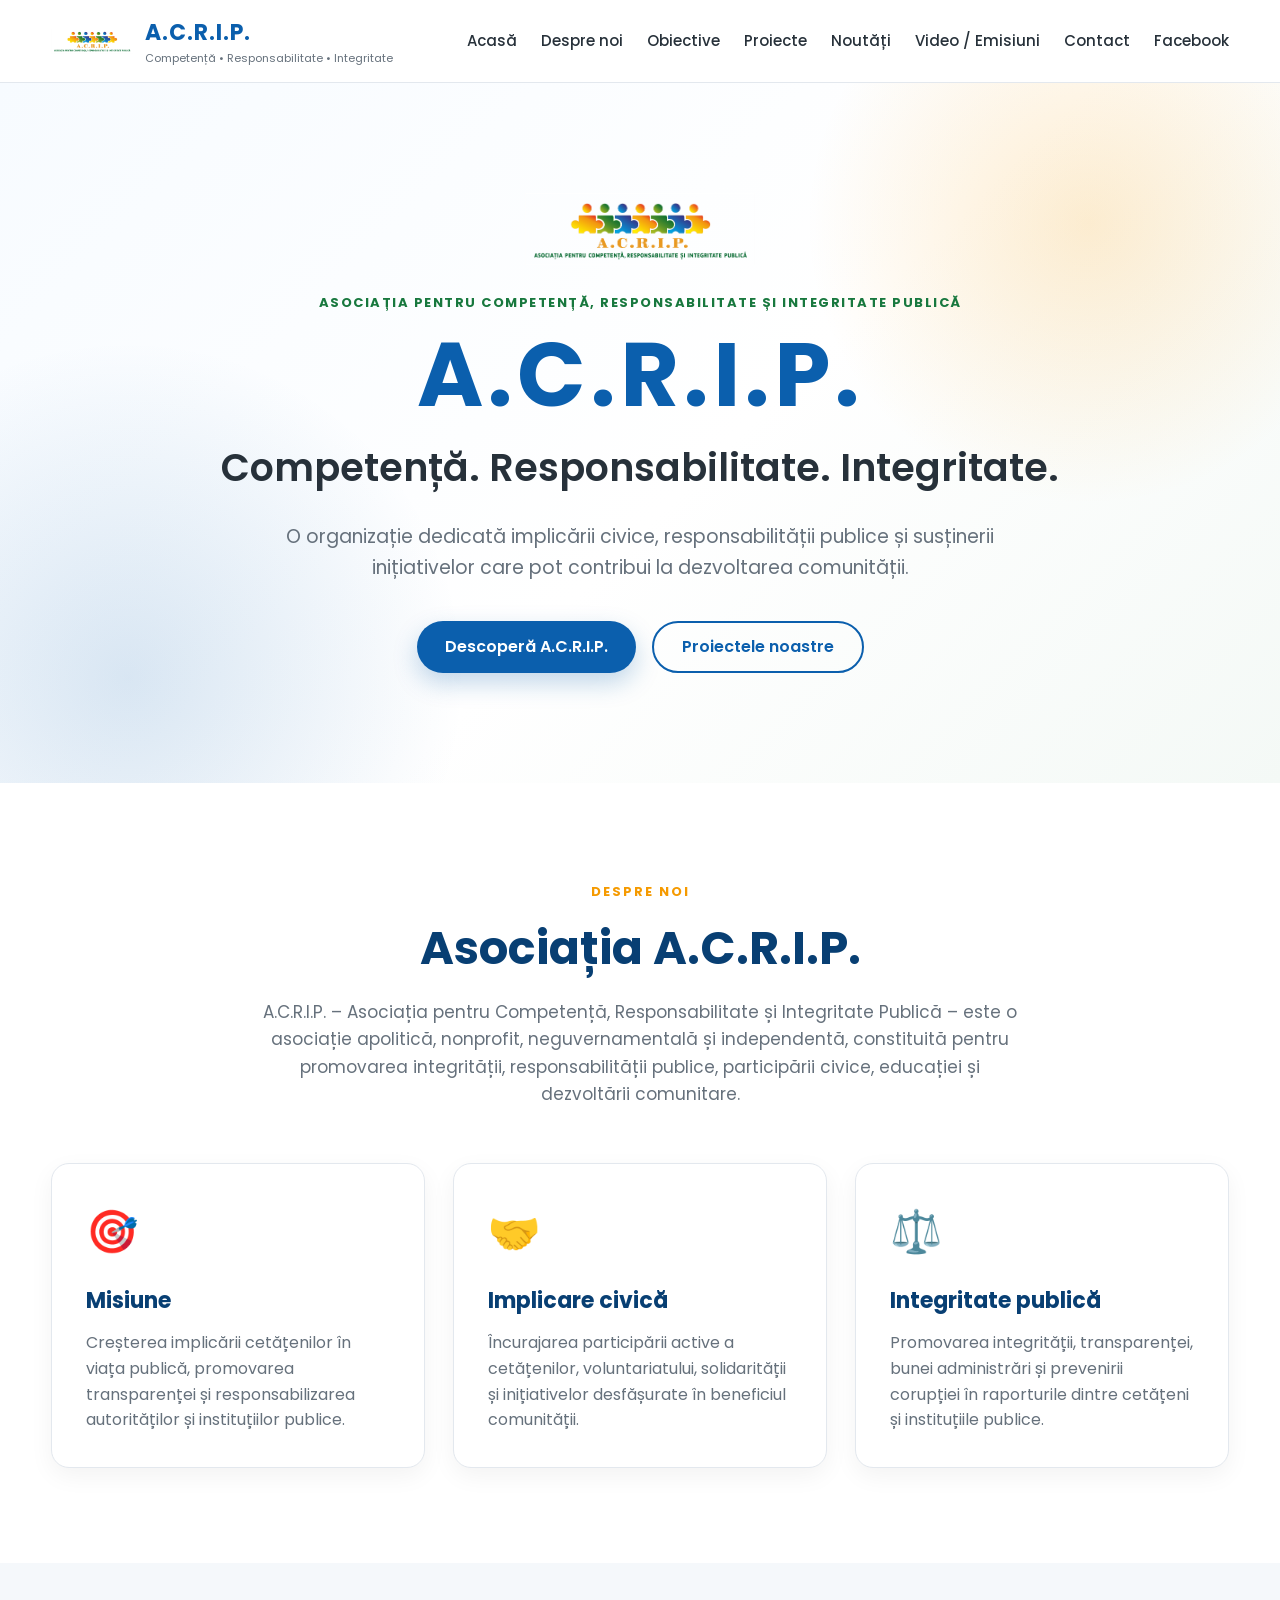
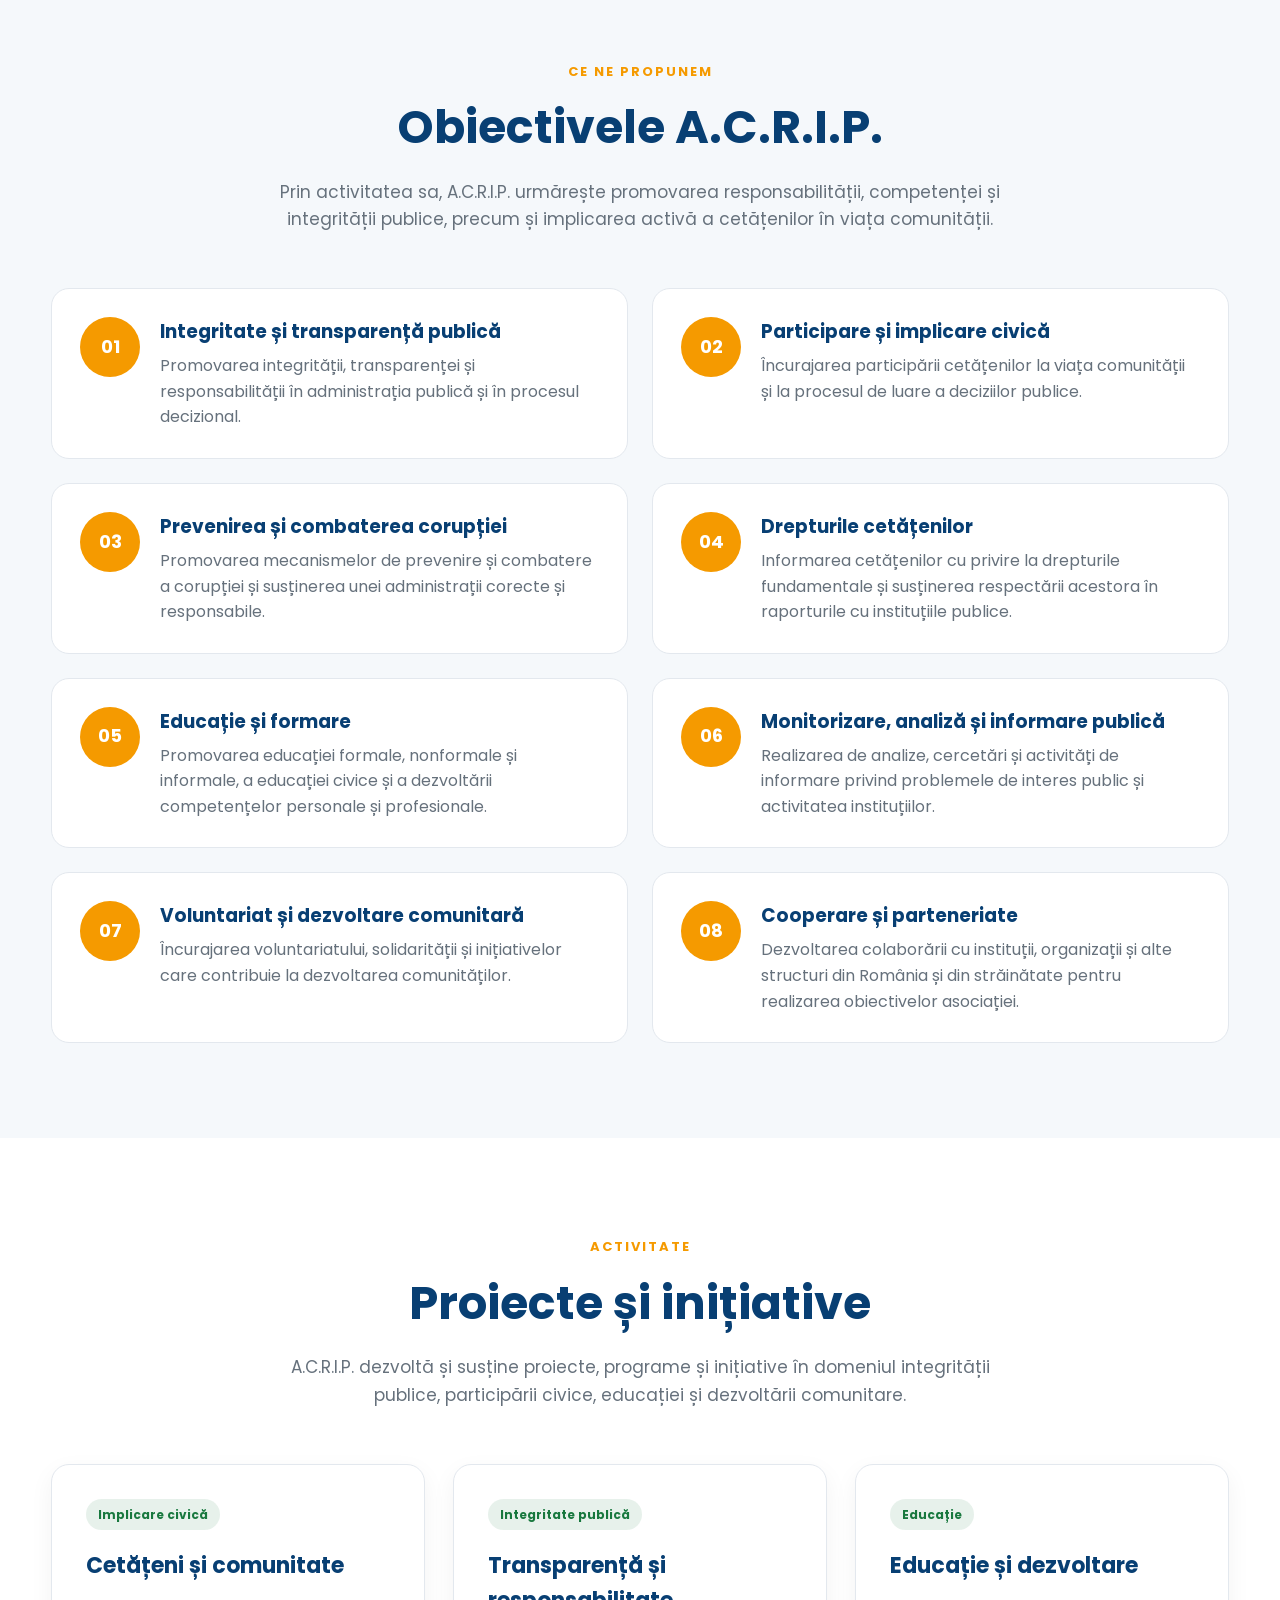
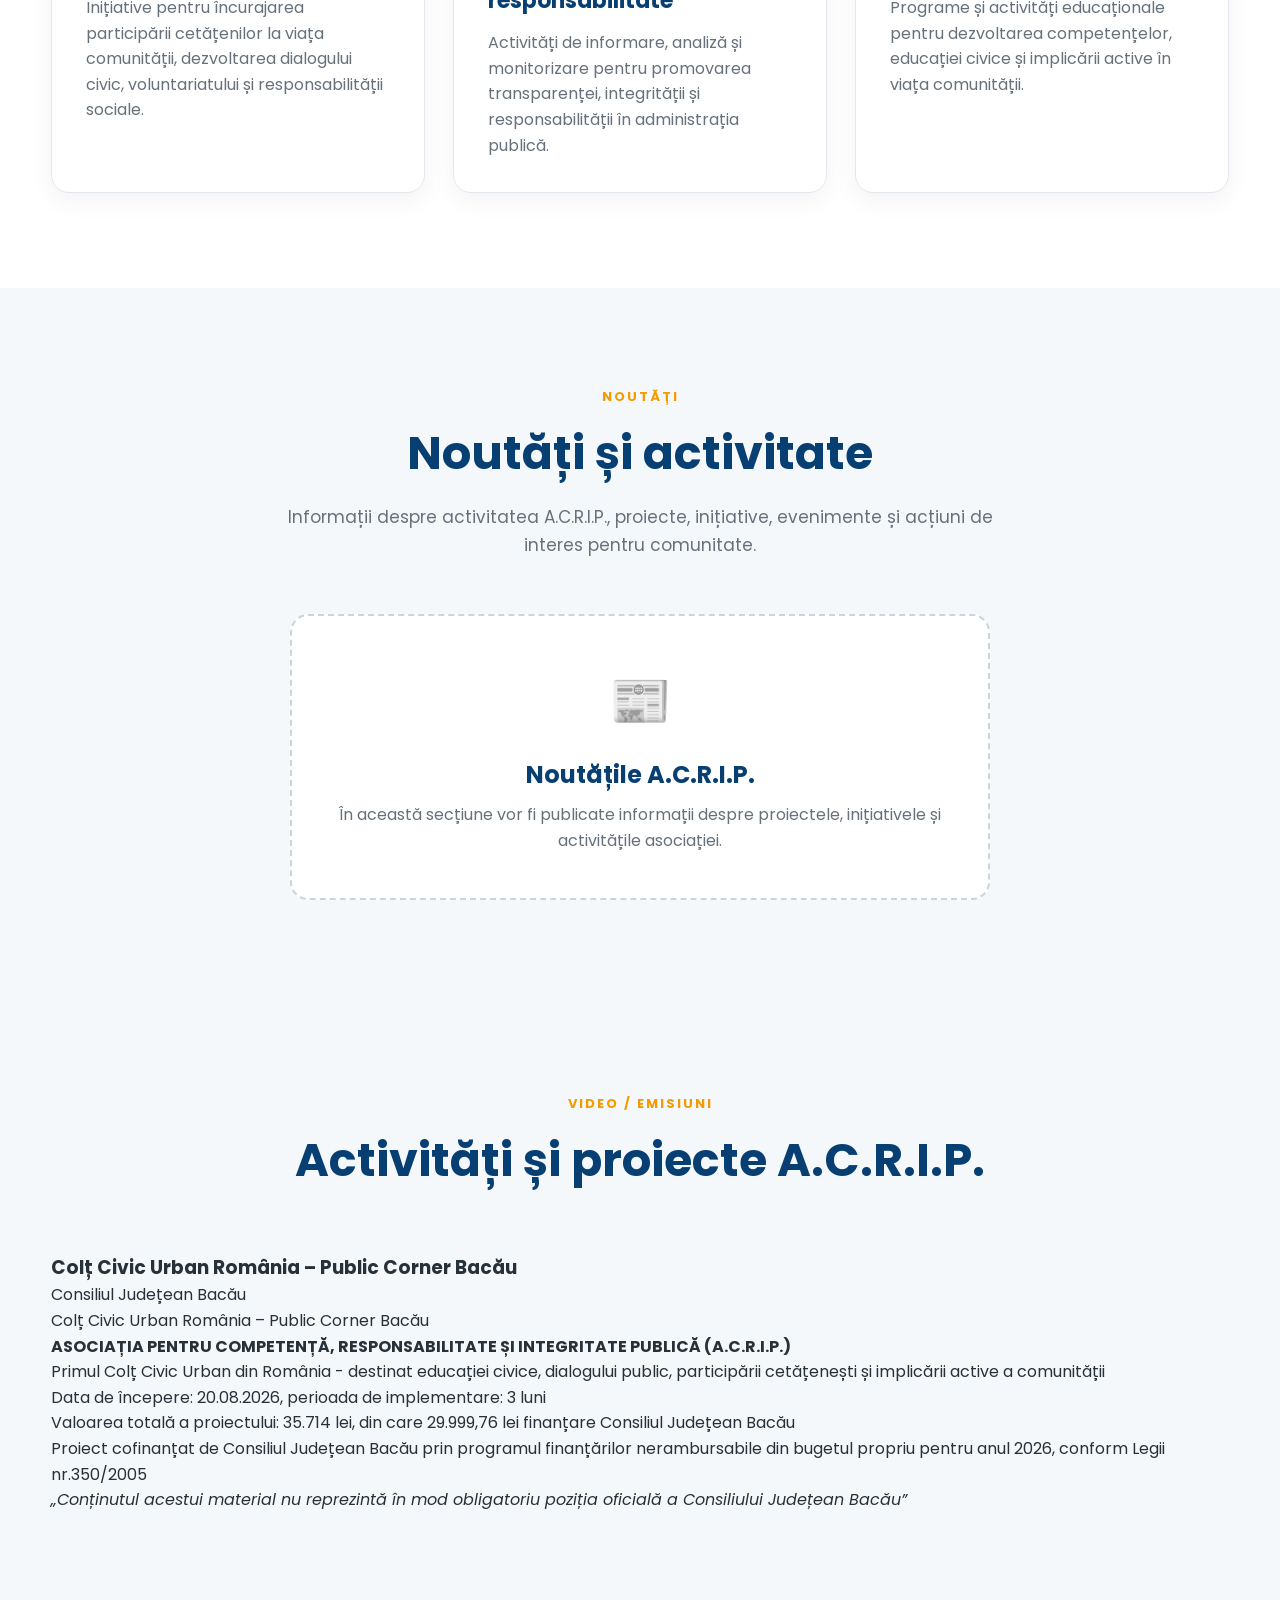
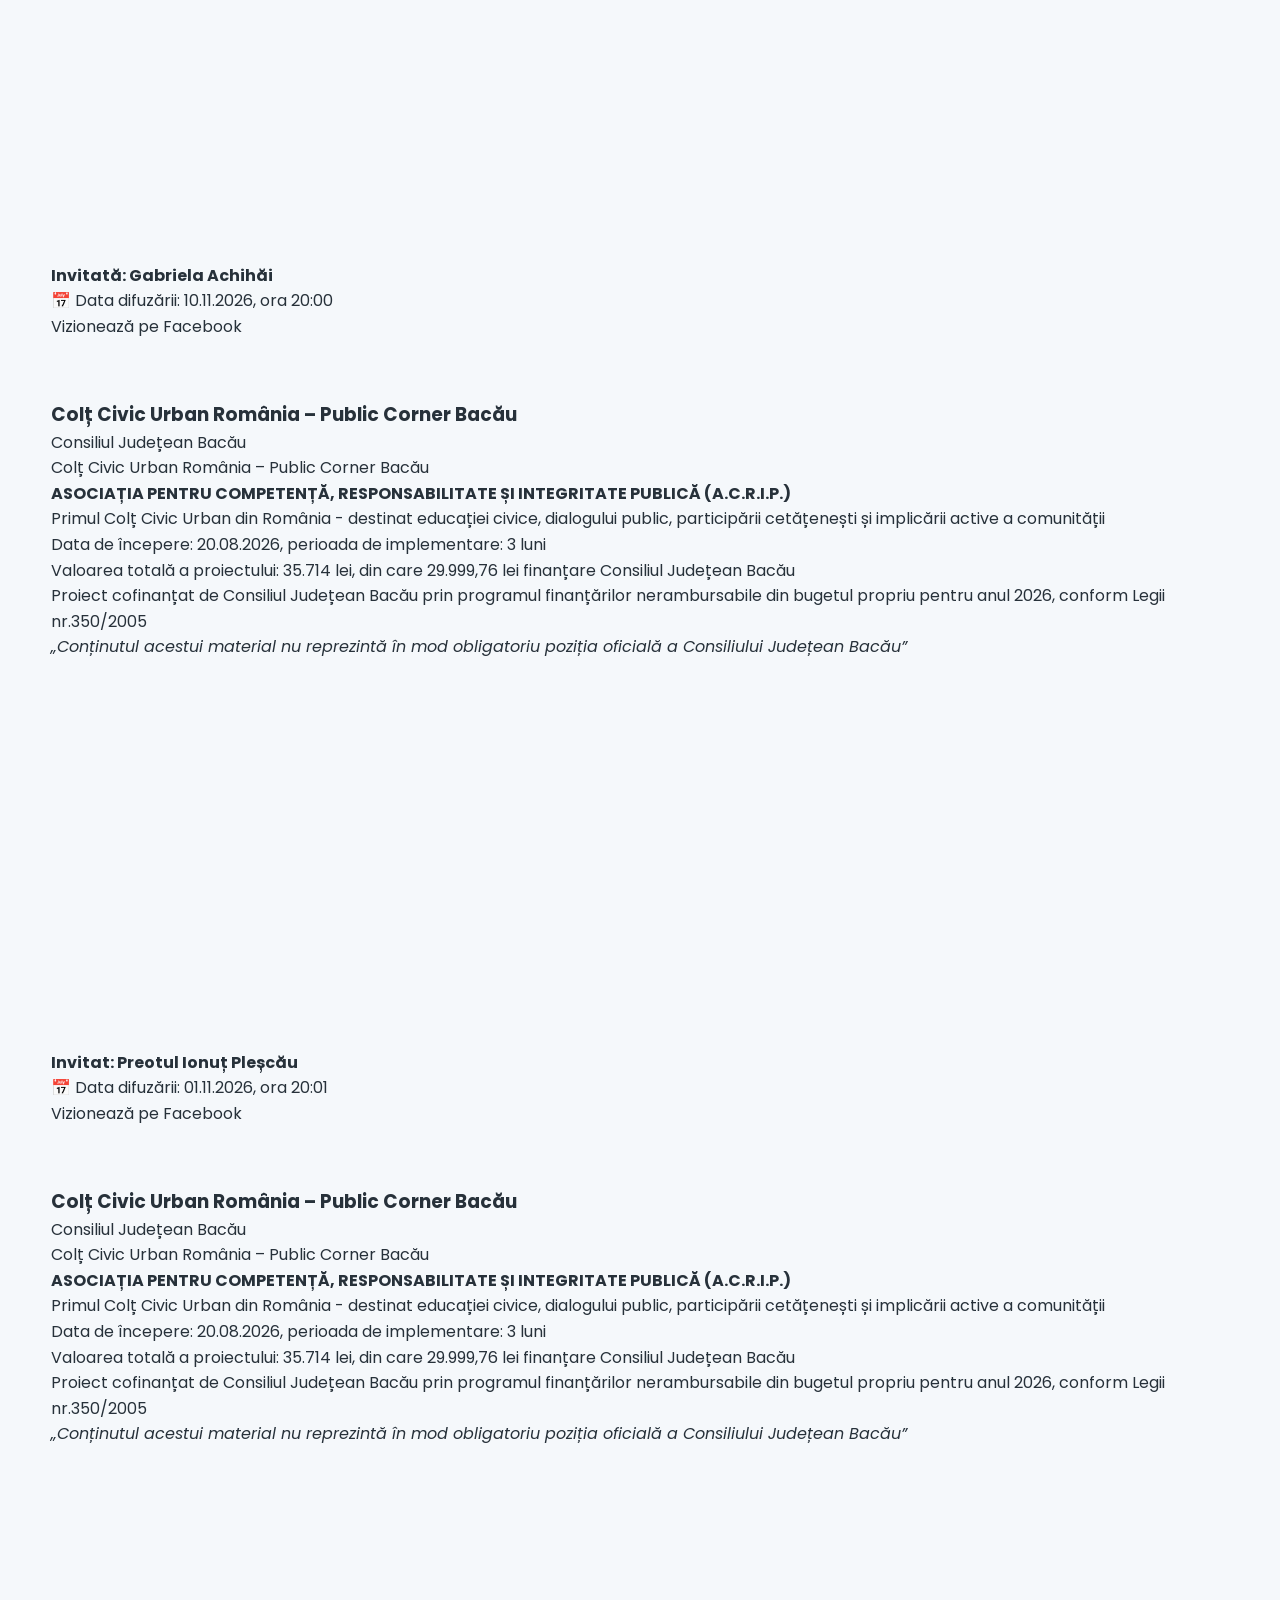
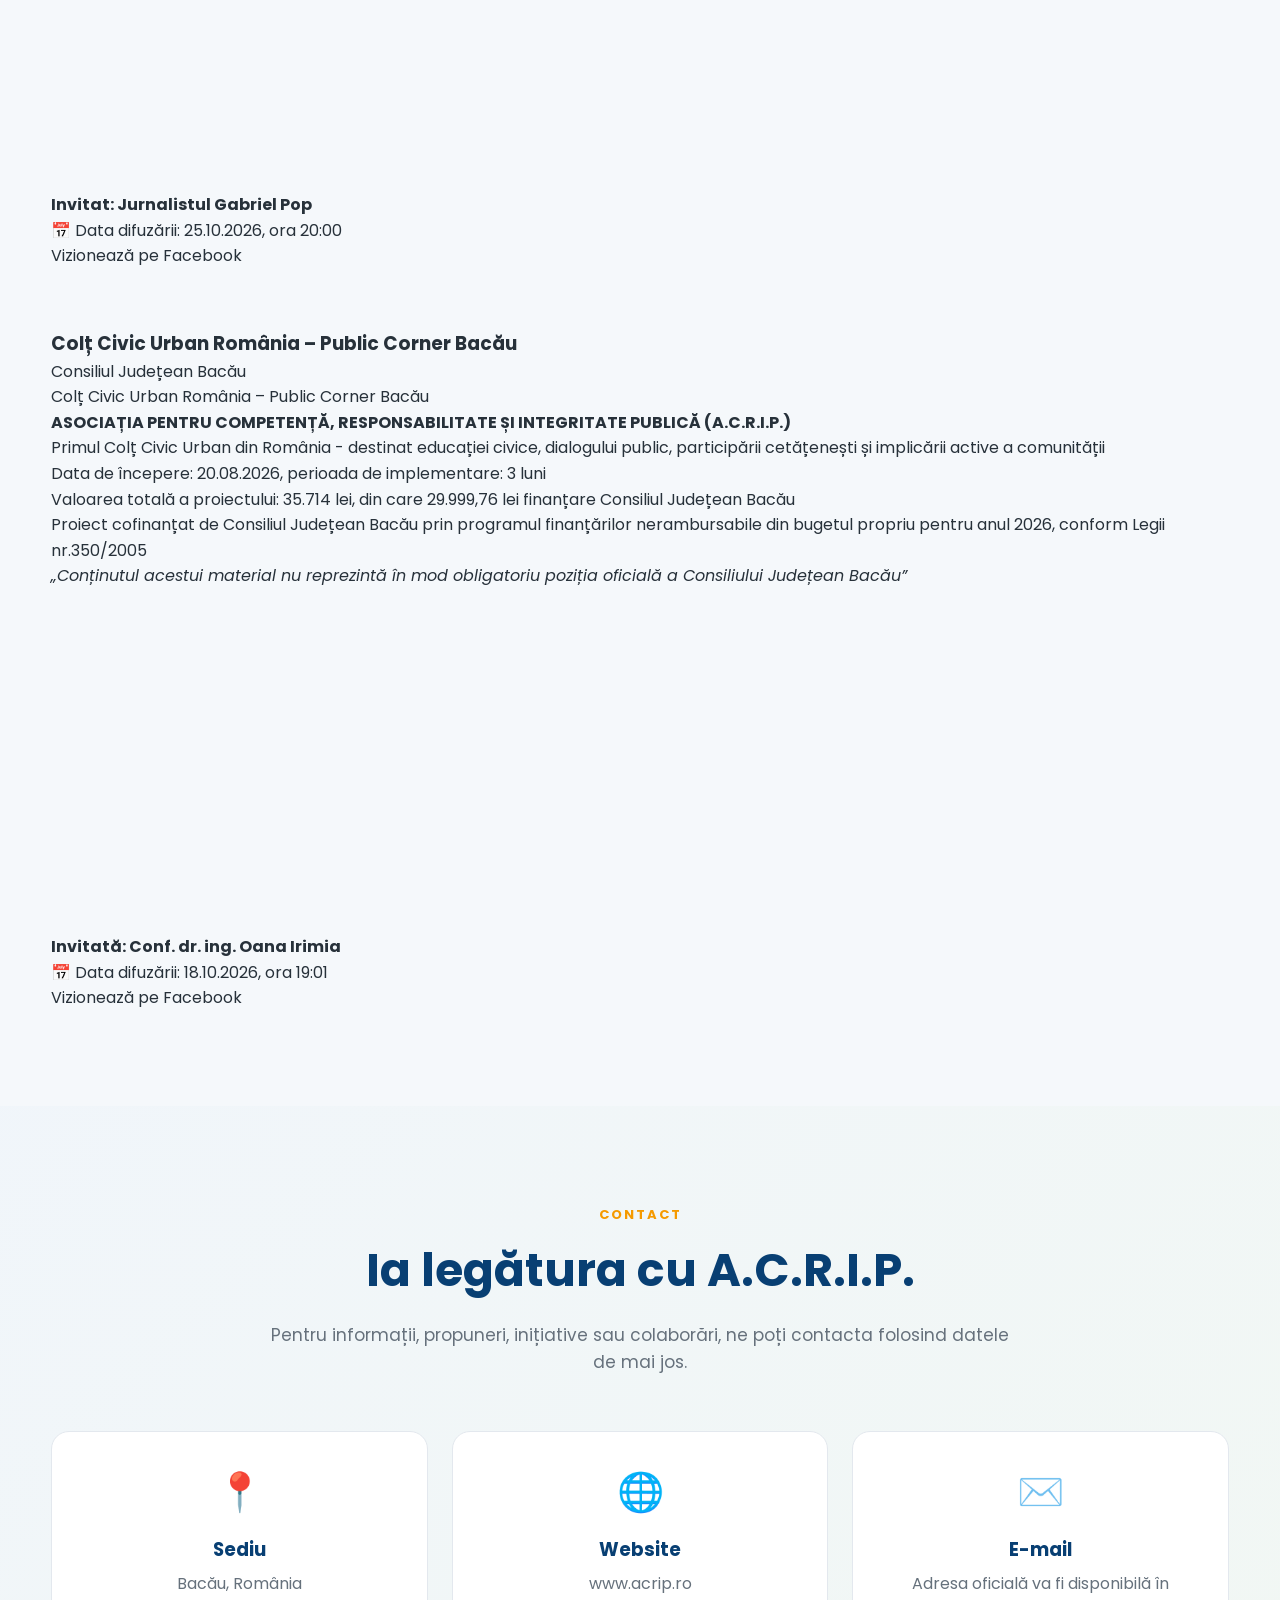
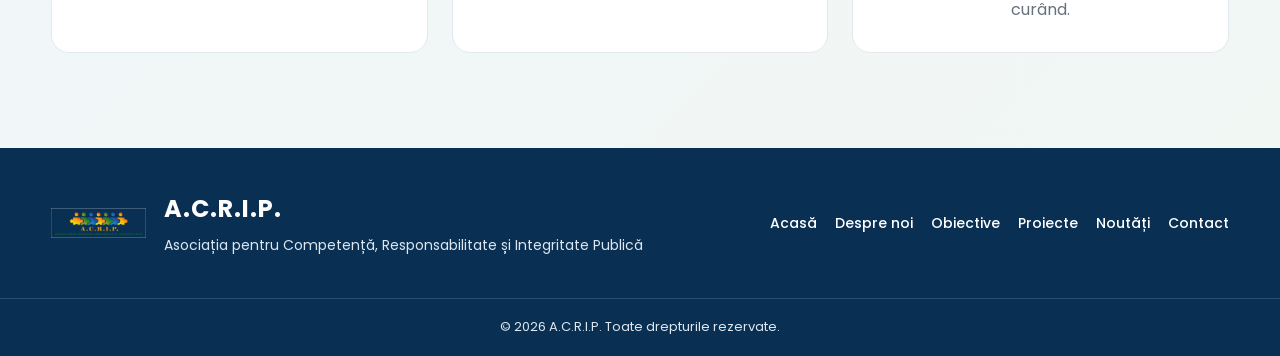
<file: index.html>
<!DOCTYPE html>
<html lang="ro">

<head>
    <meta charset="UTF-8">

    <meta name="viewport" content="width=device-width, initial-scale=1.0">

    <title>A.C.R.I.P. | Asociația pentru Competență, Responsabilitate și Integritate Publică</title>

    <meta name="description"
          content="Site-ul oficial al Asociației pentru Competență, Responsabilitate și Integritate Publică - A.C.R.I.P.">

    <link rel="icon" href="images/logo.png">

    <link rel="stylesheet" href="css/style.css">

    <link rel="preconnect" href="https://fonts.googleapis.com">

    <link rel="preconnect" href="https://fonts.gstatic.com" crossorigin>

    <link href="https://fonts.googleapis.com/css2?family=Poppins:wght@300;400;500;600;700&display=swap"
          rel="stylesheet">
</head>

<body>

    <!-- HEADER -->
    <header class="header">

        <div class="container header-container">

            <a href="#acasa" class="brand">
                <img src="images/logo.png" alt="Logo A.C.R.I.P." class="header-logo">

                <div class="brand-text">
                    <strong>A.C.R.I.P.</strong>
                    <span>Competență • Responsabilitate • Integritate</span>
                </div>
            </a>

            <nav class="nav" id="nav">

                <a href="#acasa">Acasă</a>

                <a href="#despre">Despre noi</a>

                <a href="#obiective">Obiective</a>

                <a href="#proiecte">Proiecte</a>

                <a href="#noutati">Noutăți</a>
                
<a href="#video">Video / Emisiuni</a>


                <a href="#contact">Contact</a>
                
<a href="https://web.facebook.com/profile.php?id=100095312011166"
   target="_blank"
   rel="noopener noreferrer">Facebook</a>


            </nav>

            <button class="menu-toggle"
                    id="menu-toggle"
                    aria-label="Deschide meniul">
                ☰
            </button>

        </div>

    </header>


    <!-- HERO -->
    <main>

        <section class="hero" id="acasa">

            <div class="container hero-content">

                <img src="images/logo.png"
                     alt="Logo Asociația A.C.R.I.P."
                     class="hero-logo">

                <p class="eyebrow">
                    ASOCIAȚIA PENTRU COMPETENȚĂ, RESPONSABILITATE ȘI INTEGRITATE PUBLICĂ
                </p>

                <h1>A.C.R.I.P.</h1>

                <h2>
                    Competență. Responsabilitate. Integritate.
                </h2>

                <p class="hero-description">
                    O organizație dedicată implicării civice,
                    responsabilității publice și susținerii inițiativelor
                    care pot contribui la dezvoltarea comunității.
                </p>

                <div class="hero-buttons">

                    <a href="#despre" class="button button-primary">
                        Descoperă A.C.R.I.P.
                    </a>

                    <a href="#proiecte" class="button button-secondary">
                        Proiectele noastre
                    </a>

                </div>

            </div>

        </section>

<!-- DESPRE NOI -->
<section class="section" id="despre">

    <div class="container">

        <div class="section-heading">

            <span>DESPRE NOI</span>

            <h2>Asociația A.C.R.I.P.</h2>

            <p>
                A.C.R.I.P. – Asociația pentru Competență,
                Responsabilitate și Integritate Publică – este o asociație
                apolitică, nonprofit, neguvernamentală și independentă,
                constituită pentru promovarea integrității, responsabilității
                publice, participării civice, educației și dezvoltării
                comunitare.
            </p>

        </div>

        <div class="cards three-columns">

            <article class="card">

                <div class="card-icon">🎯</div>

                <h3>Misiune</h3>

                <p>
                    Creșterea implicării cetățenilor în viața publică,
                    promovarea transparenței și responsabilizarea
                    autorităților și instituțiilor publice.
                </p>

            </article>

            <article class="card">

                <div class="card-icon">🤝</div>

                <h3>Implicare civică</h3>

                <p>
                    Încurajarea participării active a cetățenilor,
                    voluntariatului, solidarității și inițiativelor
                    desfășurate în beneficiul comunității.
                </p>

            </article>

            <article class="card">

                <div class="card-icon">⚖️</div>

                <h3>Integritate publică</h3>

                <p>
                    Promovarea integrității, transparenței, bunei
                    administrări și prevenirii corupției în raporturile
                    dintre cetățeni și instituțiile publice.
                </p>

            </article>

        </div>

    </div>

</section>
       

        <!-- OBIECTIVE -->
       
<section class="section section-light" id="obiective">

    <div class="container">

        <div class="section-heading">

            <span>CE NE PROPUNEM</span>

            <h2>Obiectivele A.C.R.I.P.</h2>

            <p>
                Prin activitatea sa, A.C.R.I.P. urmărește promovarea
                responsabilității, competenței și integrității publice,
                precum și implicarea activă a cetățenilor în viața comunității.
            </p>

        </div>

        <div class="objectives-grid">

            <div class="objective">

                <span>01</span>

                <div>
                    <h3>Integritate și transparență publică</h3>

                    <p>
                        Promovarea integrității, transparenței și
                        responsabilității în administrația publică
                        și în procesul decizional.
                    </p>
                </div>

            </div>


            <div class="objective">

                <span>02</span>

                <div>
                    <h3>Participare și implicare civică</h3>

                    <p>
                        Încurajarea participării cetățenilor la viața
                        comunității și la procesul de luare a
                        deciziilor publice.
                    </p>
                </div>

            </div>


            <div class="objective">

                <span>03</span>

                <div>
                    <h3>Prevenirea și combaterea corupției</h3>

                    <p>
                        Promovarea mecanismelor de prevenire și combatere
                        a corupției și susținerea unei administrații
                        corecte și responsabile.
                    </p>
                </div>

            </div>


            <div class="objective">

                <span>04</span>

                <div>
                    <h3>Drepturile cetățenilor</h3>

                    <p>
                        Informarea cetățenilor cu privire la drepturile
                        fundamentale și susținerea respectării acestora
                        în raporturile cu instituțiile publice.
                    </p>
                </div>

            </div>


            <div class="objective">

                <span>05</span>

                <div>
                    <h3>Educație și formare</h3>

                    <p>
                        Promovarea educației formale, nonformale și
                        informale, a educației civice și a dezvoltării
                        competențelor personale și profesionale.
                    </p>
                </div>

            </div>


            <div class="objective">

                <span>06</span>

                <div>
                    <h3>Monitorizare, analiză și informare publică</h3>

                    <p>
                        Realizarea de analize, cercetări și activități
                        de informare privind problemele de interes public
                        și activitatea instituțiilor.
                    </p>
                </div>

            </div>


            <div class="objective">

                <span>07</span>

                <div>
                    <h3>Voluntariat și dezvoltare comunitară</h3>

                    <p>
                        Încurajarea voluntariatului, solidarității și
                        inițiativelor care contribuie la dezvoltarea
                        comunităților.
                    </p>
                </div>

            </div>


            <div class="objective">

                <span>08</span>

                <div>
                    <h3>Cooperare și parteneriate</h3>

                    <p>
                        Dezvoltarea colaborării cu instituții,
                        organizații și alte structuri din România
                        și din străinătate pentru realizarea
                        obiectivelor asociației.
                    </p>
                </div>

            </div>

        </div>

    </div>

</section>

<!-- PROIECTE -->
<section class="section" id="proiecte">

    <div class="container">

        <div class="section-heading">

            <span>ACTIVITATE</span>

            <h2>Proiecte și inițiative</h2>

            <p>
                A.C.R.I.P. dezvoltă și susține proiecte, programe și inițiative
                în domeniul integrității publice, participării civice,
                educației și dezvoltării comunitare.
            </p>

        </div>

        <div class="cards three-columns">

            <article class="card project-card">

                <div class="project-label">Implicare civică</div>

                <h3>Cetățeni și comunitate</h3>

                <p>
                    Inițiative pentru încurajarea participării cetățenilor
                    la viața comunității, dezvoltarea dialogului civic,
                    voluntariatului și responsabilității sociale.
                </p>

            </article>

            <article class="card project-card">

                <div class="project-label">Integritate publică</div>

                <h3>Transparență și responsabilitate</h3>

                <p>
                    Activități de informare, analiză și monitorizare pentru
                    promovarea transparenței, integrității și responsabilității
                    în administrația publică.
                </p>

            </article>

            <article class="card project-card">

                <div class="project-label">Educație</div>

                <h3>Educație și dezvoltare</h3>

                <p>
                    Programe și activități educaționale pentru dezvoltarea
                    competențelor, educației civice și implicării active
                    în viața comunității.
                </p>

            </article>

        </div>

    </div>

</section>


       <!-- NOUTĂȚI -->
<section class="section section-light" id="noutati">

    <div class="container">

        <div class="section-heading">

            <span>NOUTĂȚI</span>

            <h2>Noutăți și activitate</h2>

            <p>
                Informații despre activitatea A.C.R.I.P., proiecte,
                inițiative, evenimente și acțiuni de interes pentru
                comunitate.
            </p>

        </div>

        <div class="news-placeholder">

            <div class="news-icon">📰</div>

            <h3>Noutățile A.C.R.I.P.</h3>

            <p>
                În această secțiune vor fi publicate informații despre
                proiectele, inițiativele și activitățile asociației.
            </p>

        </div>

    </div>

</section>

 
<!-- VIDEO / EMISIUNI -->
<section class="section section-light" id="video">
  <div class="container">
    <div class="section-heading">
      <span>VIDEO / EMISIUNI</span>
      <h2>Activități și proiecte A.C.R.I.P.</h2>
    </div>

 
<article class="video-item">
    <h3>Colț Civic Urban România – Public Corner Bacău</h3>

    <p>Consiliul Județean Bacău</p>
    <p>Colț Civic Urban România – Public Corner Bacău</p>
    <p><strong>ASOCIAȚIA PENTRU COMPETENȚĂ, RESPONSABILITATE ȘI INTEGRITATE PUBLICĂ (A.C.R.I.P.)</strong></p>
    <p>Primul Colț Civic Urban din România - destinat educației civice, dialogului public, participării cetățenești și implicării active a comunității</p>
    <p>Data de începere: 20.08.2026, perioada de implementare: 3 luni</p>
    <p>Valoarea totală a proiectului: 35.714 lei, din care 29.999,76 lei finanțare Consiliul Județean Bacău</p>
    <p>Proiect cofinanțat de Consiliul Județean Bacău prin programul finanțărilor nerambursabile din bugetul propriu pentru anul 2026, conform Legii nr.350/2005</p>
    <p><em>„Conținutul acestui material nu reprezintă în mod obligatoriu poziția oficială a Consiliului Județean Bacău”</em></p>

    <iframe
        src="https://www.facebook.com/plugins/video.php?href=https%3A%2F%2Fwww.facebook.com%2Freel%2F1152577877194466&show_text=false"
        title="A.C.R.I.P. - Emisiune cu Gabriela Achihăi"
        style="width:100%;max-width:560px;height:360px;border:0;"
        allow="autoplay; clipboard-write; encrypted-media; picture-in-picture; web-share"
        allowfullscreen
        loading="lazy">
    </iframe>

    <p style="margin-top:10px;"><strong>Invitată: Gabriela Achihăi</strong></p>
    <p>📅 Data difuzării: 10.11.2026, ora 20:00</p>
    <p>
        <a href="https://web.facebook.com/reel/1152577877194466"
           target="_blank" rel="noopener noreferrer">
            Vizionează pe Facebook
        </a>
    </p>
</article>

    <article class="video-item">
  <h3>Colț Civic Urban România – Public Corner Bacău</h3>

  <p>Consiliul Județean Bacău</p>
  <p>Colț Civic Urban România – Public Corner Bacău</p>
  <p><strong>ASOCIAȚIA PENTRU COMPETENȚĂ, RESPONSABILITATE ȘI INTEGRITATE PUBLICĂ (A.C.R.I.P.)</strong></p>
  <p>Primul Colț Civic Urban din România - destinat educației civice, dialogului public, participării cetățenești și implicării active a comunității</p>
  <p>Data de începere: 20.08.2026, perioada de implementare: 3 luni</p>
  <p>Valoarea totală a proiectului: 35.714 lei, din care 29.999,76 lei finanțare Consiliul Județean Bacău</p>
  <p>Proiect cofinanțat de Consiliul Județean Bacău prin programul finanțărilor nerambursabile din bugetul propriu pentru anul 2026, conform Legii nr.350/2005</p>
  <p><em>„Conținutul acestui material nu reprezintă în mod obligatoriu poziția oficială a Consiliului Județean Bacău”</em></p>

  <iframe    
src="https://www.facebook.com/plugins/video.php?href=https%3A%2F%2Fwww.facebook.com%2Freel%2F2935696313454005&show_text=false"
    title="A.C.R.I.P. - Emisiune cu parintele"
    style="width:100%;max-width:560px;height:360px;border:0;"
    allow="autoplay; clipboard-write; encrypted-media; picture-in-picture; web-share"
    allowfullscreen
    loading="lazy">
  </iframe>
<p style="margin-top: 10px;"><strong>Invitat: Preotul Ionuț Pleșcău</strong></p>
<p>📅 Data difuzării: 01.11.2026, ora 20:01</p>
  <p>
    <a href="https://www.facebook.com/reel/2935696313454005"
       target="_blank" rel="noopener noreferrer">
      Vizionează pe Facebook
    </a>
  </p>
</article>

<article class="video-item">
  <h3>Colț Civic Urban România – Public Corner Bacău</h3>

  <p>Consiliul Județean Bacău</p>
  <p>Colț Civic Urban România – Public Corner Bacău</p>
  <p><strong>ASOCIAȚIA PENTRU COMPETENȚĂ, RESPONSABILITATE ȘI INTEGRITATE PUBLICĂ (A.C.R.I.P.)</strong></p>
  <p>Primul Colț Civic Urban din România - destinat educației civice, dialogului public, participării cetățenești și implicării active a comunității</p>
  <p>Data de începere: 20.08.2026, perioada de implementare: 3 luni</p>
  <p>Valoarea totală a proiectului: 35.714 lei, din care 29.999,76 lei finanțare Consiliul Județean Bacău</p>
  <p>Proiect cofinanțat de Consiliul Județean Bacău prin programul finanțărilor nerambursabile din bugetul propriu pentru anul 2026, conform Legii nr.350/2005</p>
  <p><em>„Conținutul acestui material nu reprezintă în mod obligatoriu poziția oficială a Consiliului Județean Bacău”</em></p>

  <iframe
    src="https://www.facebook.com/plugins/video.php?href=https%3A%2F%2Fwww.facebook.com%2Freel%2F1610652024145956&show_text=false"
    title="A.C.R.I.P. - Emisiune cu Gabriel Pop"
    style="width:100%;max-width:560px;height:360px;border:0;"
    allow="autoplay; clipboard-write; encrypted-media; picture-in-picture; web-share"
    allowfullscreen
    loading="lazy">
  </iframe>
<p><strong>Invitat: Jurnalistul Gabriel Pop</strong></p>
<p>📅 Data difuzării: 25.10.2026, ora 20:00</p>
  <p>
    <a href="https://www.facebook.com/reel/1610652024145956"
       target="_blank" rel="noopener noreferrer">
      Vizionează pe Facebook
    </a>
  </p>
</article>

<article class="video-item">
      <h3>Colț Civic Urban România – Public Corner Bacău</h3>

      <p>Consiliul Județean Bacău</p>
      <p>Colț Civic Urban România – Public Corner Bacău</p>
      <p><strong>ASOCIAȚIA PENTRU COMPETENȚĂ, RESPONSABILITATE ȘI INTEGRITATE PUBLICĂ (A.C.R.I.P.)</strong></p>
      <p>Primul Colț Civic Urban din România - destinat educației civice, dialogului public, participării cetățenești și implicării active a comunității</p>
      <p>Data de începere: 20.08.2026, perioada de implementare: 3 luni</p>
      <p>Valoarea totală a proiectului: 35.714 lei, din care 29.999,76 lei finanțare Consiliul Județean Bacău</p>
      <p>Proiect cofinanțat de Consiliul Județean Bacău prin programul finanțărilor nerambursabile din bugetul propriu pentru anul 2026, conform Legii nr.350/2005</p>
      <p><em>„Conținutul acestui material nu reprezintă în mod obligatoriu poziția oficială a Consiliului Județean Bacău”</em></p>

      <iframe
        src="https://www.facebook.com/plugins/video.php?href=https%3A%2F%2Fwww.facebook.com%2Freel%2F1731162324613092&show_text=false"
        title="A.C.R.I.P. - Emisiune cu Oana Irimia"
        style="width:100%;max-width:560px;height:360px;border:0;"
        allow="autoplay; clipboard-write; encrypted-media; picture-in-picture; web-share"
        allowfullscreen
        loading="lazy">
      </iframe>
<p><strong>Invitată: Conf. dr. ing. Oana Irimia</strong></p>
<p>📅 Data difuzării: 18.10.2026, ora 19:01</p>
      <p>
        <a href="https://www.facebook.com/reel/1731162324613092"
           target="_blank" rel="noopener noreferrer">
          Vizionează pe Facebook
        </a>
      </p>
    </article>


</div>
</section>

<!-- CONTACT -->
<section class="section contact-section" id="contact">

    <div class="container">

        <div class="section-heading">

            <span>CONTACT</span>

            <h2>Ia legătura cu A.C.R.I.P.</h2>

            <p>
                Pentru informații, propuneri, inițiative sau colaborări,
                ne poți contacta folosind datele de mai jos.
            </p>

        </div>

        <div class="contact-grid">

            <div class="contact-card">

                <div class="contact-icon">📍</div>

                <h3>Sediu</h3>

                <p>Bacău, România</p>

            </div>

            <div class="contact-card">

                <div class="contact-icon">🌐</div>

                <h3>Website</h3>

                <p>
                    <a href="https://acrip.ro">
                        www.acrip.ro
                    </a>
                </p>

            </div>

            <div class="contact-card">

                <div class="contact-icon">✉️</div>

                <h3>E-mail</h3>

                <p>
                    Adresa oficială va fi disponibilă în curând.
                </p>

            </div>

        </div>

    </div>

</section>

</main> 

    <!-- FOOTER -->
    <footer class="footer">

        <div class="container footer-container">

            <div class="footer-brand">

                <img src="images/logo.png"
                     alt="Logo A.C.R.I.P.">

                <div>
                    <strong>A.C.R.I.P.</strong>
                    <p>
                        Asociația pentru Competență,
                        Responsabilitate și Integritate Publică
                    </p>
                </div>

            </div>

            <div class="footer-links">

    <a href="#acasa">Acasă</a>
    <a href="#despre">Despre noi</a>
    <a href="#obiective">Obiective</a>
    <a href="#proiecte">Proiecte</a>
    <a href="#noutati">Noutăți</a>
    <a href="#contact">Contact</a>

</div>

        </div>

        <div class="footer-bottom">
            © <span id="current-year"></span> A.C.R.I.P.
            Toate drepturile rezervate.
        </div>

    </footer>


    <script src="js/script.js"></script>

</body>

</html>
</file>
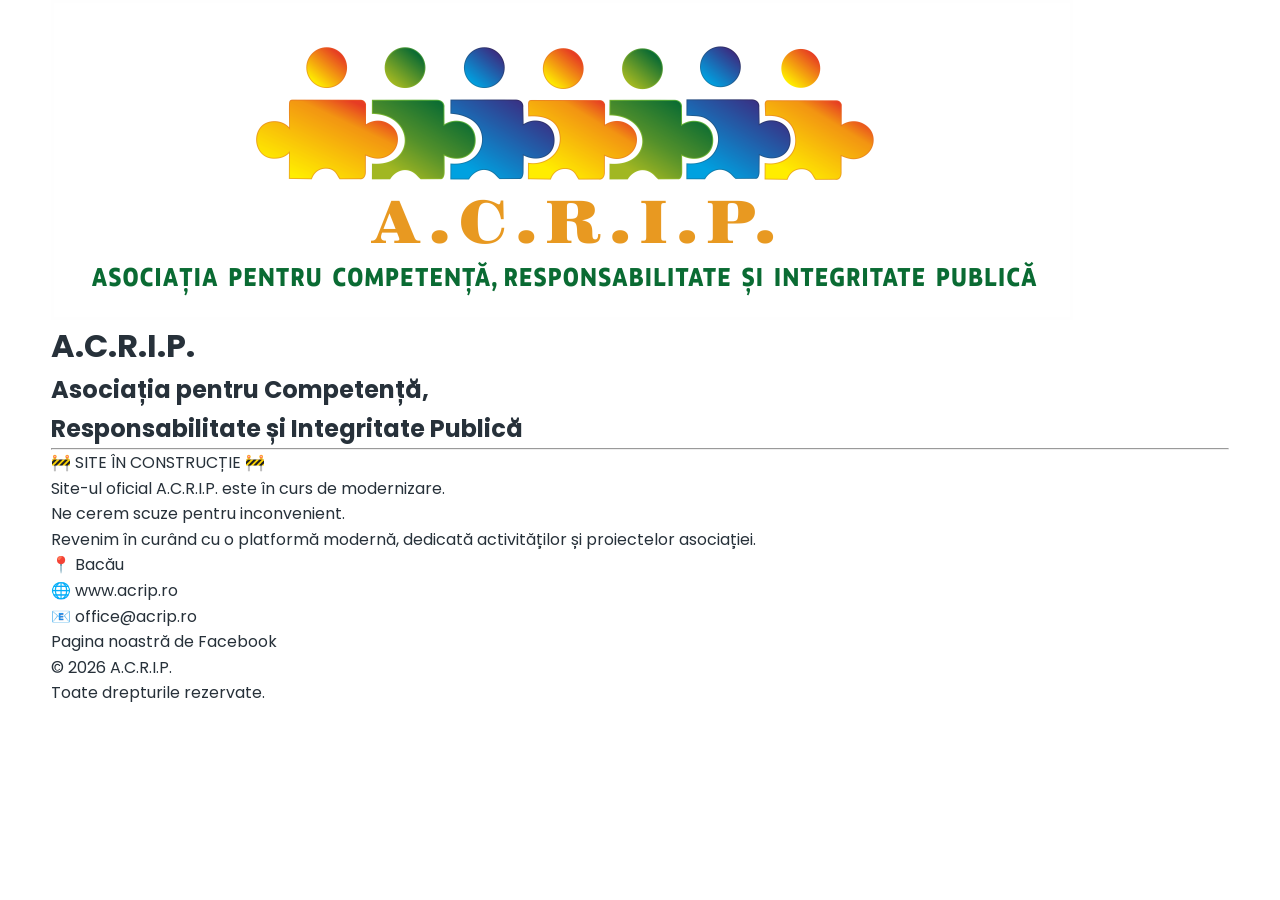
<file: index-constructie.html>
<!DOCTYPE html>
<html lang="ro">

<head>

    <meta charset="UTF-8">

    <meta name="viewport" content="width=device-width, initial-scale=1.0">

    <title>A.C.R.I.P. | Site în construcție</title>

    <link rel="icon" href="images/logo.png">

    <link rel="stylesheet" href="css/style.css">

    <!-- Google Fonts -->
    <link rel="preconnect" href="https://fonts.googleapis.com">

    <link rel="preconnect" href="https://fonts.gstatic.com" crossorigin>

    <link href="https://fonts.googleapis.com/css2?family=Poppins:wght@300;400;500;600;700&display=swap" rel="stylesheet">

</head>

<body>

    <div class="container">

        <img src="images/logo.png" alt="Logo A.C.R.I.P." class="logo">

        <h1>A.C.R.I.P.</h1>

        <h2>
            Asociația pentru Competență,<br>
            Responsabilitate și Integritate Publică
        </h2>

        <hr>

        <div class="constructie">
            🚧 SITE ÎN CONSTRUCȚIE 🚧
        </div>

        <p>
            Site-ul oficial A.C.R.I.P. este în curs de modernizare.
        </p>

        <p>
            Ne cerem scuze pentru inconvenient.<br>
            Revenim în curând cu o platformă modernă,
            dedicată activităților și proiectelor asociației.
        </p>

        <div class="info">

            <div>
                📍 Bacău
            </div>

            <div>
                🌐 www.acrip.ro
            </div>

            <div>
                📧
                <a href="mailto:office@acrip.ro">
                    office@acrip.ro
                </a>
            </div>

        </div>

        <div class="social">

            <a href="#"
               class="facebook-button"
               target="_blank"
               rel="noopener noreferrer">

                Pagina noastră de Facebook

            </a>

        </div>

        <footer>

            © 2026 A.C.R.I.P.<br>
            Toate drepturile rezervate.

        </footer>

    </div>

    <script src="js/script.js"></script>

</body>

</html>
</file>
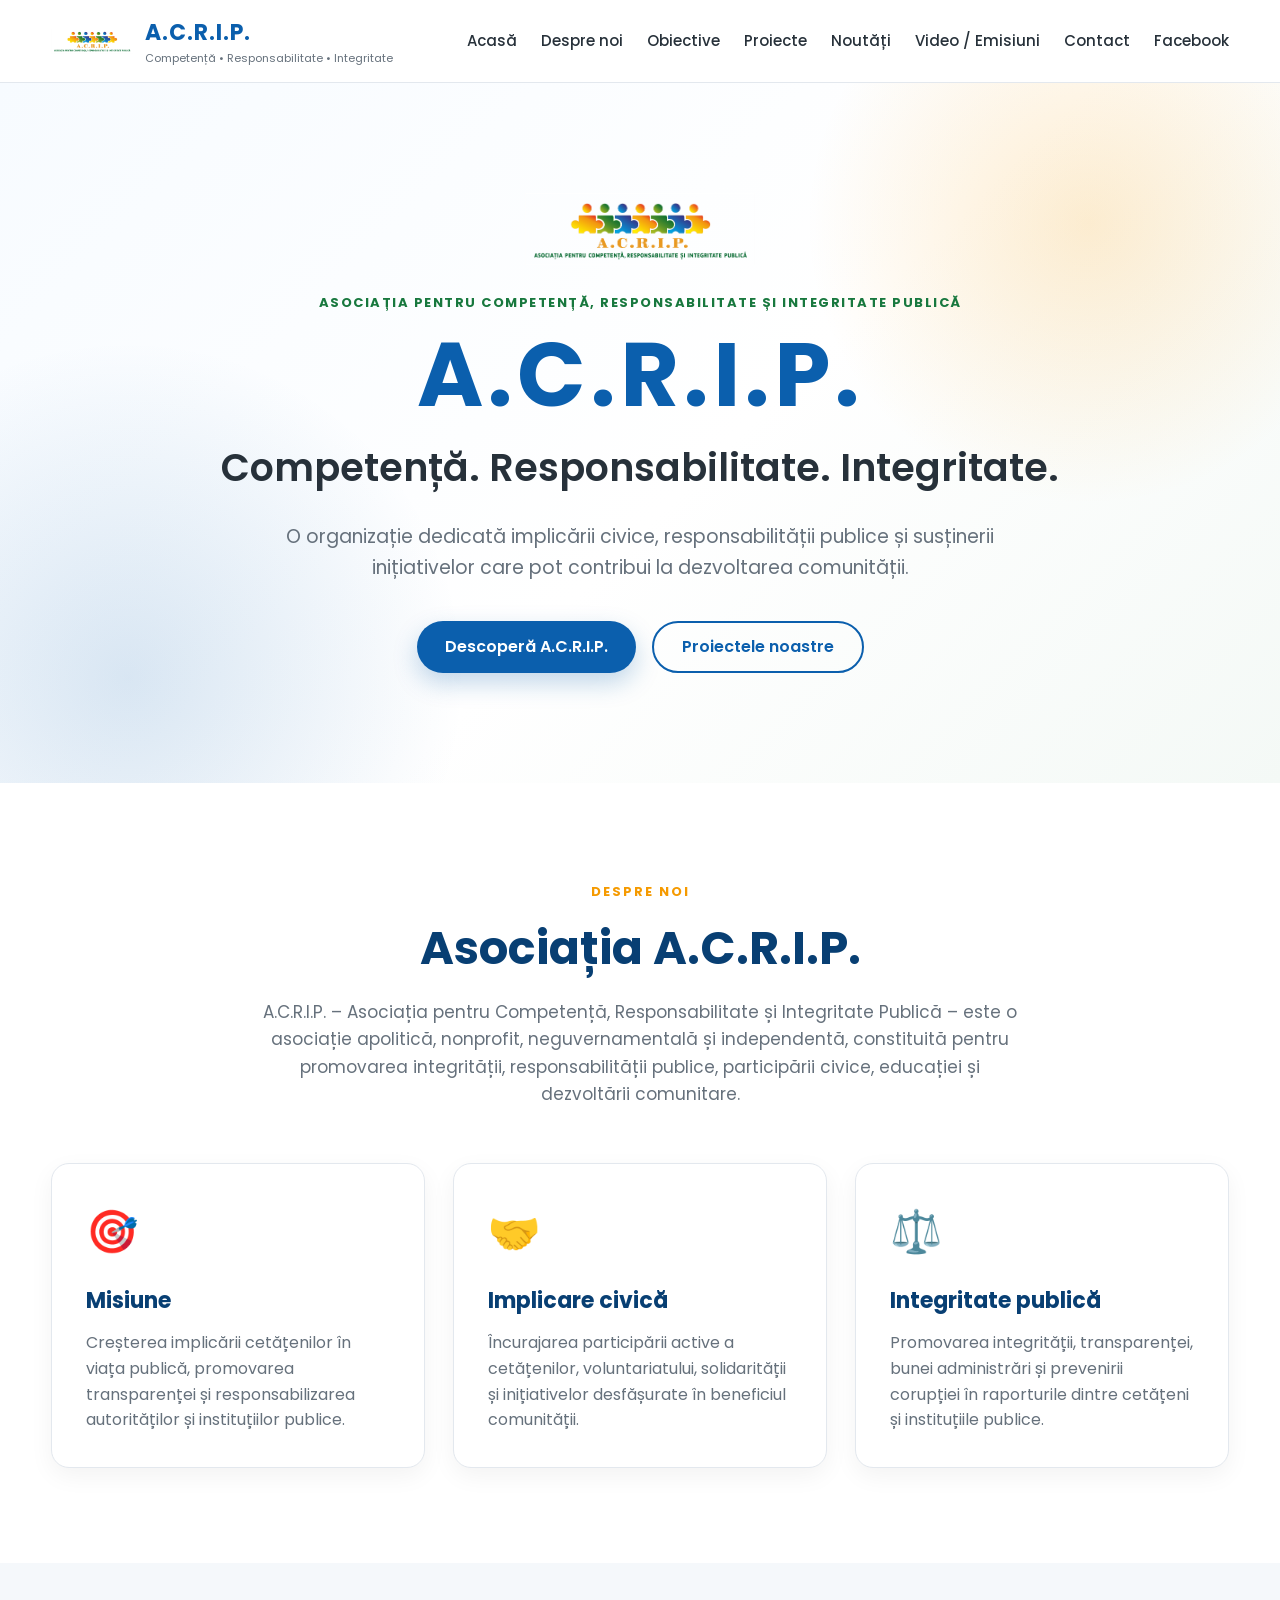
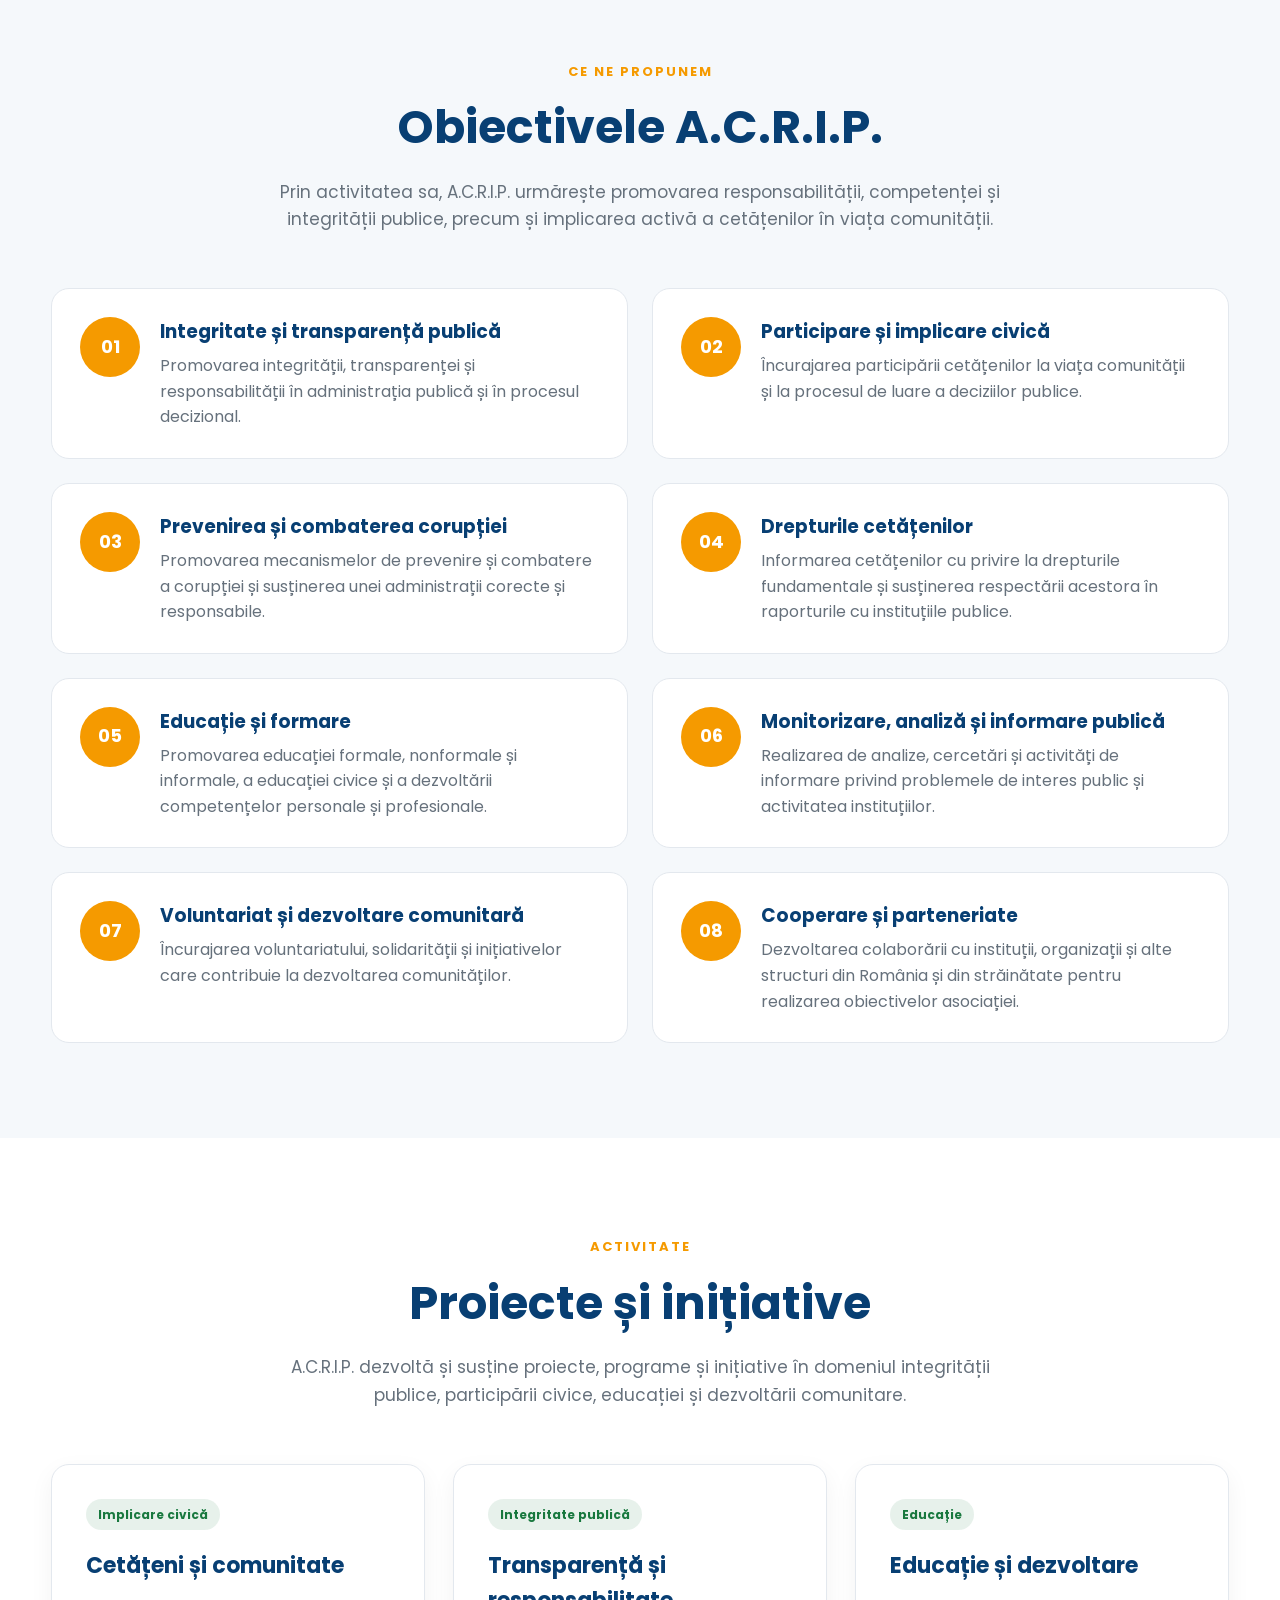
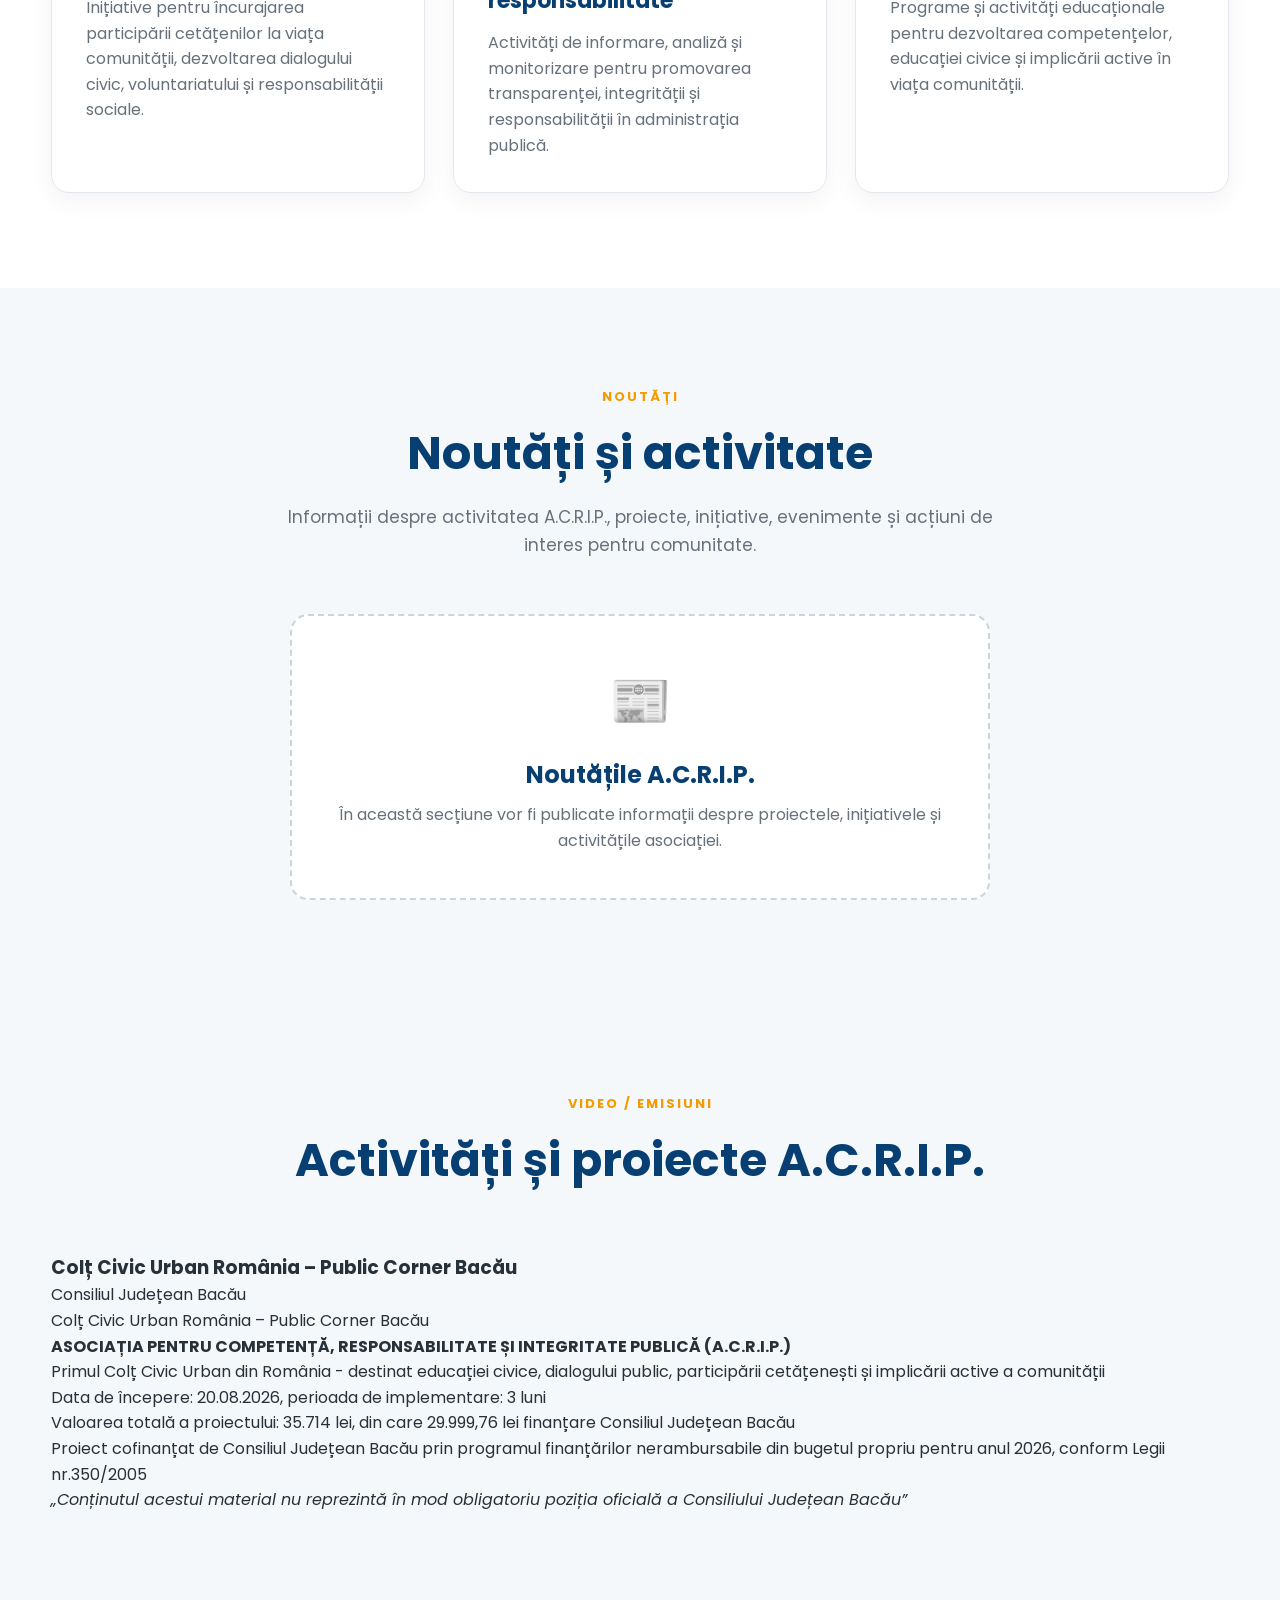
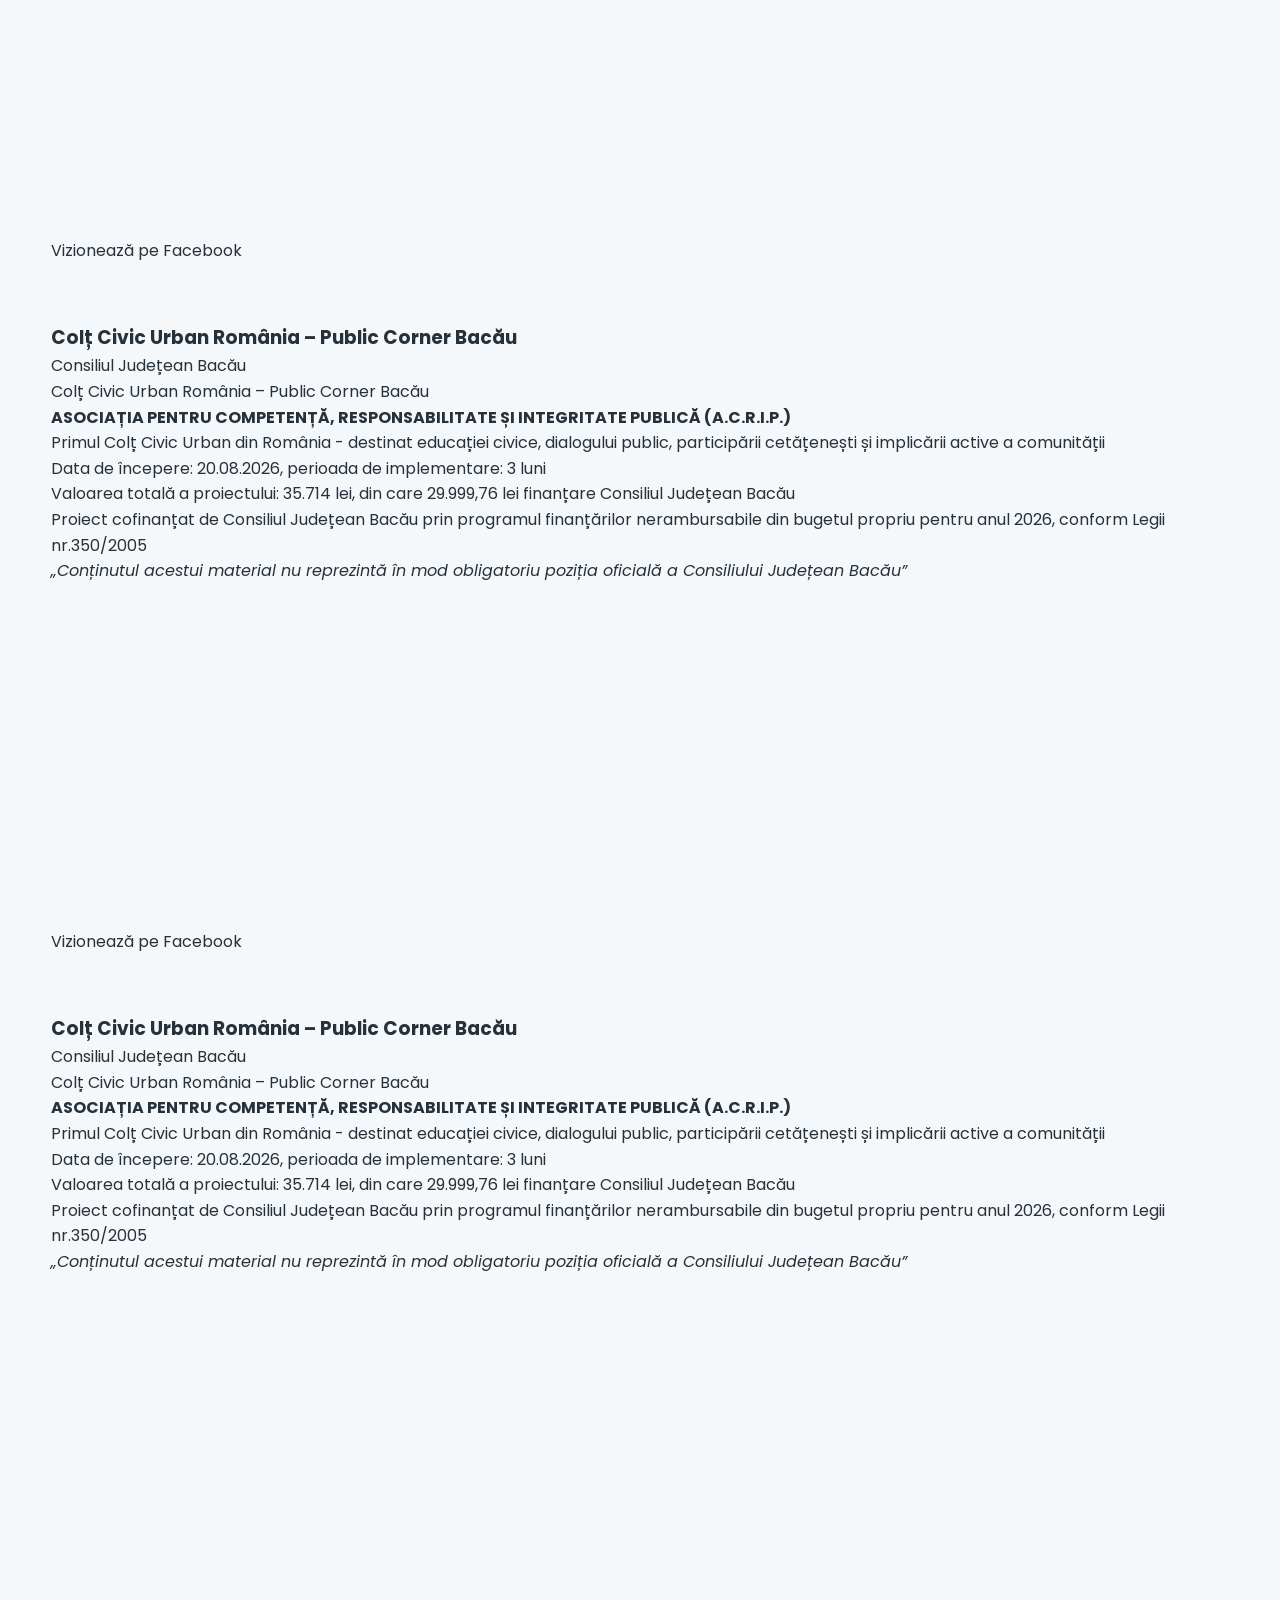
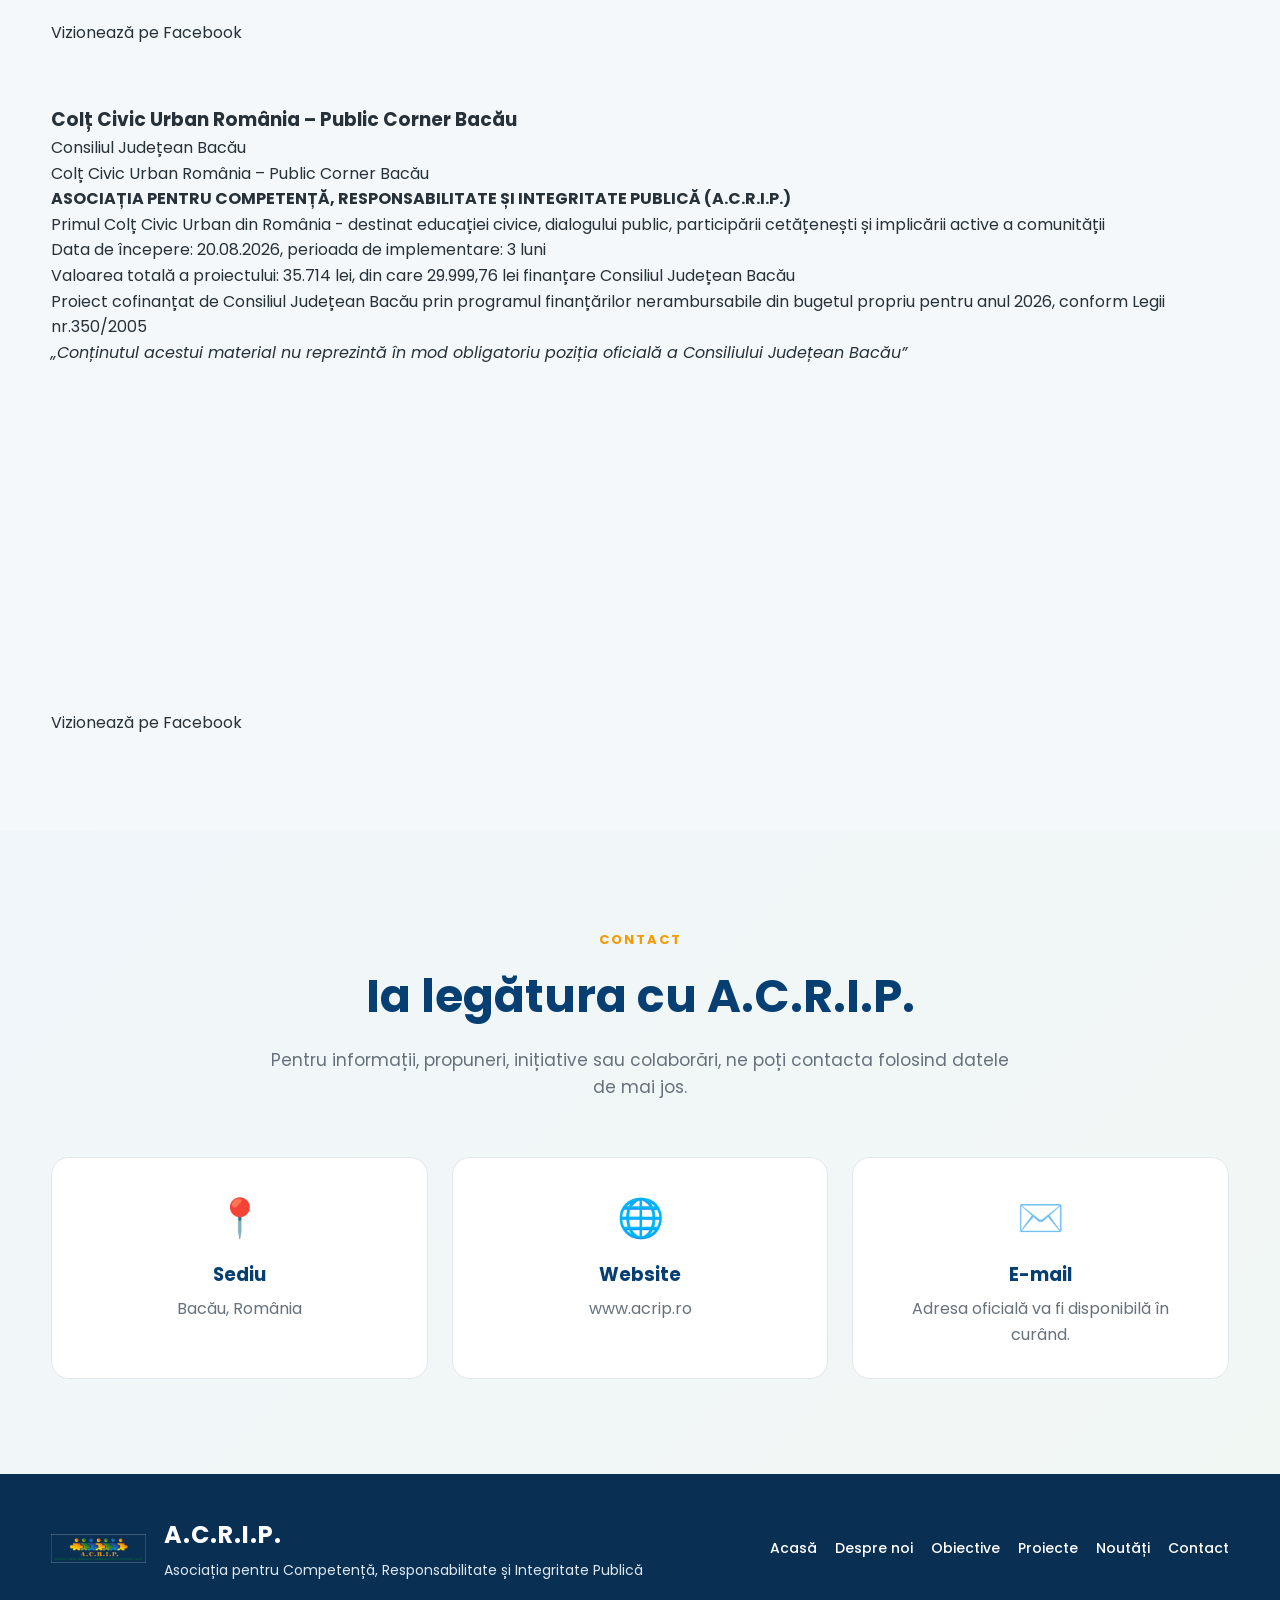
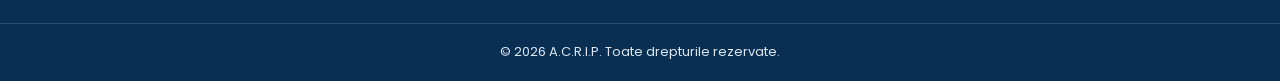
<file: index_backup.html>
<!DOCTYPE html>
<html lang="ro">

<head>
    <meta charset="UTF-8">

    <meta name="viewport" content="width=device-width, initial-scale=1.0">

    <title>A.C.R.I.P. | Asociația pentru Competență, Responsabilitate și Integritate Publică</title>

    <meta name="description"
          content="Site-ul oficial al Asociației pentru Competență, Responsabilitate și Integritate Publică - A.C.R.I.P.">

    <link rel="icon" href="images/logo.png">

    <link rel="stylesheet" href="css/style.css">

    <link rel="preconnect" href="https://fonts.googleapis.com">

    <link rel="preconnect" href="https://fonts.gstatic.com" crossorigin>

    <link href="https://fonts.googleapis.com/css2?family=Poppins:wght@300;400;500;600;700&display=swap"
          rel="stylesheet">
</head>

<body>

    <!-- HEADER -->
    <header class="header">

        <div class="container header-container">

            <a href="#acasa" class="brand">
                <img src="images/logo.png" alt="Logo A.C.R.I.P." class="header-logo">

                <div class="brand-text">
                    <strong>A.C.R.I.P.</strong>
                    <span>Competență • Responsabilitate • Integritate</span>
                </div>
            </a>

            <nav class="nav" id="nav">

                <a href="#acasa">Acasă</a>

                <a href="#despre">Despre noi</a>

                <a href="#obiective">Obiective</a>

                <a href="#proiecte">Proiecte</a>

                <a href="#noutati">Noutăți</a>
                
<a href="#video">Video / Emisiuni</a>


                <a href="#contact">Contact</a>
                
<a href="https://web.facebook.com/profile.php?id=100095312011166"
   target="_blank"
   rel="noopener noreferrer">Facebook</a>


            </nav>

            <button class="menu-toggle"
                    id="menu-toggle"
                    aria-label="Deschide meniul">
                ☰
            </button>

        </div>

    </header>


    <!-- HERO -->
    <main>

        <section class="hero" id="acasa">

            <div class="container hero-content">

                <img src="images/logo.png"
                     alt="Logo Asociația A.C.R.I.P."
                     class="hero-logo">

                <p class="eyebrow">
                    ASOCIAȚIA PENTRU COMPETENȚĂ, RESPONSABILITATE ȘI INTEGRITATE PUBLICĂ
                </p>

                <h1>A.C.R.I.P.</h1>

                <h2>
                    Competență. Responsabilitate. Integritate.
                </h2>

                <p class="hero-description">
                    O organizație dedicată implicării civice,
                    responsabilității publice și susținerii inițiativelor
                    care pot contribui la dezvoltarea comunității.
                </p>

                <div class="hero-buttons">

                    <a href="#despre" class="button button-primary">
                        Descoperă A.C.R.I.P.
                    </a>

                    <a href="#proiecte" class="button button-secondary">
                        Proiectele noastre
                    </a>

                </div>

            </div>

        </section>

<!-- DESPRE NOI -->
<section class="section" id="despre">

    <div class="container">

        <div class="section-heading">

            <span>DESPRE NOI</span>

            <h2>Asociația A.C.R.I.P.</h2>

            <p>
                A.C.R.I.P. – Asociația pentru Competență,
                Responsabilitate și Integritate Publică – este o asociație
                apolitică, nonprofit, neguvernamentală și independentă,
                constituită pentru promovarea integrității, responsabilității
                publice, participării civice, educației și dezvoltării
                comunitare.
            </p>

        </div>

        <div class="cards three-columns">

            <article class="card">

                <div class="card-icon">🎯</div>

                <h3>Misiune</h3>

                <p>
                    Creșterea implicării cetățenilor în viața publică,
                    promovarea transparenței și responsabilizarea
                    autorităților și instituțiilor publice.
                </p>

            </article>

            <article class="card">

                <div class="card-icon">🤝</div>

                <h3>Implicare civică</h3>

                <p>
                    Încurajarea participării active a cetățenilor,
                    voluntariatului, solidarității și inițiativelor
                    desfășurate în beneficiul comunității.
                </p>

            </article>

            <article class="card">

                <div class="card-icon">⚖️</div>

                <h3>Integritate publică</h3>

                <p>
                    Promovarea integrității, transparenței, bunei
                    administrări și prevenirii corupției în raporturile
                    dintre cetățeni și instituțiile publice.
                </p>

            </article>

        </div>

    </div>

</section>
       

        <!-- OBIECTIVE -->
       
<section class="section section-light" id="obiective">

    <div class="container">

        <div class="section-heading">

            <span>CE NE PROPUNEM</span>

            <h2>Obiectivele A.C.R.I.P.</h2>

            <p>
                Prin activitatea sa, A.C.R.I.P. urmărește promovarea
                responsabilității, competenței și integrității publice,
                precum și implicarea activă a cetățenilor în viața comunității.
            </p>

        </div>

        <div class="objectives-grid">

            <div class="objective">

                <span>01</span>

                <div>
                    <h3>Integritate și transparență publică</h3>

                    <p>
                        Promovarea integrității, transparenței și
                        responsabilității în administrația publică
                        și în procesul decizional.
                    </p>
                </div>

            </div>


            <div class="objective">

                <span>02</span>

                <div>
                    <h3>Participare și implicare civică</h3>

                    <p>
                        Încurajarea participării cetățenilor la viața
                        comunității și la procesul de luare a
                        deciziilor publice.
                    </p>
                </div>

            </div>


            <div class="objective">

                <span>03</span>

                <div>
                    <h3>Prevenirea și combaterea corupției</h3>

                    <p>
                        Promovarea mecanismelor de prevenire și combatere
                        a corupției și susținerea unei administrații
                        corecte și responsabile.
                    </p>
                </div>

            </div>


            <div class="objective">

                <span>04</span>

                <div>
                    <h3>Drepturile cetățenilor</h3>

                    <p>
                        Informarea cetățenilor cu privire la drepturile
                        fundamentale și susținerea respectării acestora
                        în raporturile cu instituțiile publice.
                    </p>
                </div>

            </div>


            <div class="objective">

                <span>05</span>

                <div>
                    <h3>Educație și formare</h3>

                    <p>
                        Promovarea educației formale, nonformale și
                        informale, a educației civice și a dezvoltării
                        competențelor personale și profesionale.
                    </p>
                </div>

            </div>


            <div class="objective">

                <span>06</span>

                <div>
                    <h3>Monitorizare, analiză și informare publică</h3>

                    <p>
                        Realizarea de analize, cercetări și activități
                        de informare privind problemele de interes public
                        și activitatea instituțiilor.
                    </p>
                </div>

            </div>


            <div class="objective">

                <span>07</span>

                <div>
                    <h3>Voluntariat și dezvoltare comunitară</h3>

                    <p>
                        Încurajarea voluntariatului, solidarității și
                        inițiativelor care contribuie la dezvoltarea
                        comunităților.
                    </p>
                </div>

            </div>


            <div class="objective">

                <span>08</span>

                <div>
                    <h3>Cooperare și parteneriate</h3>

                    <p>
                        Dezvoltarea colaborării cu instituții,
                        organizații și alte structuri din România
                        și din străinătate pentru realizarea
                        obiectivelor asociației.
                    </p>
                </div>

            </div>

        </div>

    </div>

</section>

<!-- PROIECTE -->
<section class="section" id="proiecte">

    <div class="container">

        <div class="section-heading">

            <span>ACTIVITATE</span>

            <h2>Proiecte și inițiative</h2>

            <p>
                A.C.R.I.P. dezvoltă și susține proiecte, programe și inițiative
                în domeniul integrității publice, participării civice,
                educației și dezvoltării comunitare.
            </p>

        </div>

        <div class="cards three-columns">

            <article class="card project-card">

                <div class="project-label">Implicare civică</div>

                <h3>Cetățeni și comunitate</h3>

                <p>
                    Inițiative pentru încurajarea participării cetățenilor
                    la viața comunității, dezvoltarea dialogului civic,
                    voluntariatului și responsabilității sociale.
                </p>

            </article>

            <article class="card project-card">

                <div class="project-label">Integritate publică</div>

                <h3>Transparență și responsabilitate</h3>

                <p>
                    Activități de informare, analiză și monitorizare pentru
                    promovarea transparenței, integrității și responsabilității
                    în administrația publică.
                </p>

            </article>

            <article class="card project-card">

                <div class="project-label">Educație</div>

                <h3>Educație și dezvoltare</h3>

                <p>
                    Programe și activități educaționale pentru dezvoltarea
                    competențelor, educației civice și implicării active
                    în viața comunității.
                </p>

            </article>

        </div>

    </div>

</section>


       <!-- NOUTĂȚI -->
<section class="section section-light" id="noutati">

    <div class="container">

        <div class="section-heading">

            <span>NOUTĂȚI</span>

            <h2>Noutăți și activitate</h2>

            <p>
                Informații despre activitatea A.C.R.I.P., proiecte,
                inițiative, evenimente și acțiuni de interes pentru
                comunitate.
            </p>

        </div>

        <div class="news-placeholder">

            <div class="news-icon">📰</div>

            <h3>Noutățile A.C.R.I.P.</h3>

            <p>
                În această secțiune vor fi publicate informații despre
                proiectele, inițiativele și activitățile asociației.
            </p>

        </div>

    </div>

</section>

 
<!-- VIDEO / EMISIUNI -->
<section class="section section-light" id="video">
  <div class="container">
    <div class="section-heading">
      <span>VIDEO / EMISIUNI</span>
      <h2>Activități și proiecte A.C.R.I.P.</h2>
    </div>

    <article class="video-item">
      <h3>Colț Civic Urban România – Public Corner Bacău</h3>

      <p>Consiliul Județean Bacău</p>
      <p>Colț Civic Urban România – Public Corner Bacău</p>
      <p><strong>ASOCIAȚIA PENTRU COMPETENȚĂ, RESPONSABILITATE ȘI INTEGRITATE PUBLICĂ (A.C.R.I.P.)</strong></p>
      <p>Primul Colț Civic Urban din România - destinat educației civice, dialogului public, participării cetățenești și implicării active a comunității</p>
      <p>Data de începere: 20.08.2026, perioada de implementare: 3 luni</p>
      <p>Valoarea totală a proiectului: 35.714 lei, din care 29.999,76 lei finanțare Consiliul Județean Bacău</p>
      <p>Proiect cofinanțat de Consiliul Județean Bacău prin programul finanțărilor nerambursabile din bugetul propriu pentru anul 2026, conform Legii nr.350/2005</p>
      <p><em>„Conținutul acestui material nu reprezintă în mod obligatoriu poziția oficială a Consiliului Județean Bacău”</em></p>

      <iframe
        src="https://www.facebook.com/plugins/video.php?href=https%3A%2F%2Fwww.facebook.com%2Freel%2F1731162324613092&show_text=false"
        title="Videoclip A.C.R.I.P. - Public Corner Bacău"
        style="width:100%;max-width:560px;height:360px;border:0;"
        allow="autoplay; clipboard-write; encrypted-media; picture-in-picture; web-share"
        allowfullscreen
        loading="lazy">
      </iframe>

      <p>
        <a href="https://www.facebook.com/reel/1731162324613092"
           target="_blank" rel="noopener noreferrer">
          Vizionează pe Facebook
        </a>
      </p>
    </article>

<!-- AL DOILEA VIDEOCLIP -->
<article class="video-item">
  <h3>Colț Civic Urban România – Public Corner Bacău</h3>

  <p>Consiliul Județean Bacău</p>
  <p>Colț Civic Urban România – Public Corner Bacău</p>
  <p><strong>ASOCIAȚIA PENTRU COMPETENȚĂ, RESPONSABILITATE ȘI INTEGRITATE PUBLICĂ (A.C.R.I.P.)</strong></p>
  <p>Primul Colț Civic Urban din România - destinat educației civice, dialogului public, participării cetățenești și implicării active a comunității</p>
  <p>Data de începere: 20.08.2026, perioada de implementare: 3 luni</p>
  <p>Valoarea totală a proiectului: 35.714 lei, din care 29.999,76 lei finanțare Consiliul Județean Bacău</p>
  <p>Proiect cofinanțat de Consiliul Județean Bacău prin programul finanțărilor nerambursabile din bugetul propriu pentru anul 2026, conform Legii nr.350/2005</p>
  <p><em>„Conținutul acestui material nu reprezintă în mod obligatoriu poziția oficială a Consiliului Județean Bacău”</em></p>

  <iframe    
src="https://www.facebook.com/plugins/video.php?href=https%3A%2F%2Fwww.facebook.com%2Freel%2F2935696313454005&show_text=false"
    title="Al doilea videoclip A.C.R.I.P."
    style="width:100%;max-width:560px;height:360px;border:0;"
    allow="autoplay; clipboard-write; encrypted-media; picture-in-picture; web-share"
    allowfullscreen
    loading="lazy">
  </iframe>

  <p>
    <href="https://www.facebook.com/reel/2935696313454005"
       target="_blank" rel="noopener noreferrer">
      Vizionează pe Facebook
    </a>
  </p>
</article>
 

<!-- AL TREILEA VIDEOCLIP -->
<article class="video-item">
  <h3>Colț Civic Urban România – Public Corner Bacău</h3>

  <p>Consiliul Județean Bacău</p>
  <p>Colț Civic Urban România – Public Corner Bacău</p>
  <p><strong>ASOCIAȚIA PENTRU COMPETENȚĂ, RESPONSABILITATE ȘI INTEGRITATE PUBLICĂ (A.C.R.I.P.)</strong></p>
  <p>Primul Colț Civic Urban din România - destinat educației civice, dialogului public, participării cetățenești și implicării active a comunității</p>
  <p>Data de începere: 20.08.2026, perioada de implementare: 3 luni</p>
  <p>Valoarea totală a proiectului: 35.714 lei, din care 29.999,76 lei finanțare Consiliul Județean Bacău</p>
  <p>Proiect cofinanțat de Consiliul Județean Bacău prin programul finanțărilor nerambursabile din bugetul propriu pentru anul 2026, conform Legii nr.350/2005</p>
  <p><em>„Conținutul acestui material nu reprezintă în mod obligatoriu poziția oficială a Consiliului Județean Bacău”</em></p>

  <iframe
    src="https://www.facebook.com/plugins/video.php?href=https%3A%2F%2Fwww.facebook.com%2Freel%2F1610652024145956&show_text=false"
    title="Al treilea videoclip A.C.R.I.P."
    style="width:100%;max-width:560px;height:360px;border:0;"
    allow="autoplay; clipboard-write; encrypted-media; picture-in-picture; web-share"
    allowfullscreen
    loading="lazy">
  </iframe>

  <p>
    <a href="https://www.facebook.com/reel/1610652024145956"
       target="_blank" rel="noopener noreferrer">
      Vizionează pe Facebook
    </a>
  </p>
</article>

<article class="video-item">
      <h3>Colț Civic Urban România – Public Corner Bacău</h3>

      <p>Consiliul Județean Bacău</p>
      <p>Colț Civic Urban România – Public Corner Bacău</p>
      <p><strong>ASOCIAȚIA PENTRU COMPETENȚĂ, RESPONSABILITATE ȘI INTEGRITATE PUBLICĂ (A.C.R.I.P.)</strong></p>
      <p>Primul Colț Civic Urban din România - destinat educației civice, dialogului public, participării cetățenești și implicării active a comunității</p>
      <p>Data de începere: 20.08.2026, perioada de implementare: 3 luni</p>
      <p>Valoarea totală a proiectului: 35.714 lei, din care 29.999,76 lei finanțare Consiliul Județean Bacău</p>
      <p>Proiect cofinanțat de Consiliul Județean Bacău prin programul finanțărilor nerambursabile din bugetul propriu pentru anul 2026, conform Legii nr.350/2005</p>
      <p><em>„Conținutul acestui material nu reprezintă în mod obligatoriu poziția oficială a Consiliului Județean Bacău”</em></p>

      <iframe
        src="https://www.facebook.com/plugins/video.php?href=https%3A%2F%2Fwww.facebook.com%2Freel%2F1731162324613092&show_text=false"
        title="Videoclip A.C.R.I.P. - Public Corner Bacău"
        style="width:100%;max-width:560px;height:360px;border:0;"
        allow="autoplay; clipboard-write; encrypted-media; picture-in-picture; web-share"
        allowfullscreen
        loading="lazy">
      </iframe>

      <p>
        <a href="https://www.facebook.com/reel/1731162324613092"
           target="_blank" rel="noopener noreferrer">
          Vizionează pe Facebook
        </a>
      </p>
    </article>
</div>
</section>

<!-- CONTACT -->
<section class="section contact-section" id="contact">

    <div class="container">

        <div class="section-heading">

            <span>CONTACT</span>

            <h2>Ia legătura cu A.C.R.I.P.</h2>

            <p>
                Pentru informații, propuneri, inițiative sau colaborări,
                ne poți contacta folosind datele de mai jos.
            </p>

        </div>

        <div class="contact-grid">

            <div class="contact-card">

                <div class="contact-icon">📍</div>

                <h3>Sediu</h3>

                <p>Bacău, România</p>

            </div>

            <div class="contact-card">

                <div class="contact-icon">🌐</div>

                <h3>Website</h3>

                <p>
                    <a href="https://acrip.ro">
                        www.acrip.ro
                    </a>
                </p>

            </div>

            <div class="contact-card">

                <div class="contact-icon">✉️</div>

                <h3>E-mail</h3>

                <p>
                    Adresa oficială va fi disponibilă în curând.
                </p>

            </div>

        </div>

    </div>

</section>

</main> 

    <!-- FOOTER -->
    <footer class="footer">

        <div class="container footer-container">

            <div class="footer-brand">

                <img src="images/logo.png"
                     alt="Logo A.C.R.I.P.">

                <div>
                    <strong>A.C.R.I.P.</strong>
                    <p>
                        Asociația pentru Competență,
                        Responsabilitate și Integritate Publică
                    </p>
                </div>

            </div>

            <div class="footer-links">

    <a href="#acasa">Acasă</a>
    <a href="#despre">Despre noi</a>
    <a href="#obiective">Obiective</a>
    <a href="#proiecte">Proiecte</a>
    <a href="#noutati">Noutăți</a>
    <a href="#contact">Contact</a>

</div>

        </div>

        <div class="footer-bottom">
            © <span id="current-year"></span> A.C.R.I.P.
            Toate drepturile rezervate.
        </div>

    </footer>


    <script src="js/script.js"></script>

</body>

</html>
</file>
<file: css/style.css>
/* =========================================
   A.C.R.I.P. - Site oficial
   Stil principal
========================================= */

:root {
    --blue: #0b5fad;
    --blue-dark: #083f73;
    --green: #18783e;
    --orange: #f59a00;

    --text: #27313a;
    --muted: #66717c;

    --white: #ffffff;
    --light: #f5f8fb;
    --border: #e3e8ee;

    --shadow: 0 12px 35px rgba(0, 0, 0, 0.10);

    --radius: 18px;

    --container: 1180px;
}


/* =========================================
   Reset
========================================= */

* {
    margin: 0;
    padding: 0;
    box-sizing: border-box;
}

html {
    scroll-behavior: smooth;
}

body {
    font-family: "Poppins", Arial, Helvetica, sans-serif;
    color: var(--text);
    background: var(--white);
    line-height: 1.6;
}

img {
    max-width: 100%;
    display: block;
}

a {
    text-decoration: none;
    color: inherit;
}

button {
    font: inherit;
}


/* =========================================
   Container general
========================================= */

.container {
    width: min(var(--container), 92%);
    margin: 0 auto;
}


/* =========================================
   Header
========================================= */

.header {
    position: sticky;
    top: 0;
    z-index: 1000;

    background: rgba(255, 255, 255, 0.97);
    border-bottom: 1px solid var(--border);
    backdrop-filter: blur(12px);
}

.header-container {
    min-height: 82px;

    display: flex;
    align-items: center;
    justify-content: space-between;

    gap: 25px;
}

.brand {
    display: flex;
    align-items: center;

    gap: 12px;
}

.header-logo {
    width: 82px;
    height: auto;
}

.brand-text {
    display: flex;
    flex-direction: column;
}

.brand-text strong {
    color: var(--blue);
    font-size: 22px;
    letter-spacing: 1px;
}

.brand-text span {
    color: var(--muted);
    font-size: 11px;
}


/* =========================================
   Meniu
========================================= */

.nav {
    display: flex;
    align-items: center;

    gap: 24px;
}

.nav a {
    position: relative;

    color: var(--text);

    font-size: 15px;
    font-weight: 500;

    transition: 0.3s;
}

.nav a::after {
    content: "";

    position: absolute;
    left: 0;
    bottom: -8px;

    width: 0;
    height: 2px;

    background: var(--orange);

    transition: 0.3s;
}

.nav a:hover {
    color: var(--blue);
}

.nav a:hover::after {
    width: 100%;
}

.menu-toggle {
    display: none;

    border: 0;
    background: transparent;

    color: var(--blue);

    font-size: 30px;

    cursor: pointer;
}


/* =========================================
   Hero
========================================= */

.hero {
    min-height: 700px;

    display: flex;
    align-items: center;

    padding: 100px 0;

    background:
        radial-gradient(
            circle at 85% 20%,
            rgba(245, 154, 0, 0.18),
            transparent 23%
        ),
        radial-gradient(
            circle at 10% 85%,
            rgba(11, 95, 173, 0.15),
            transparent 26%
        ),
        linear-gradient(
            135deg,
            #f7fbff 0%,
            #ffffff 55%,
            #f4f9f6 100%
        );
}

.hero-content {
    max-width: 900px;

    text-align: center;
}

.hero-logo {
    width: 230px;

    margin: 0 auto 28px;
}

.eyebrow {
    margin-bottom: 16px;

    color: var(--green);

    font-size: 13px;
    font-weight: 700;

    letter-spacing: 1.5px;
}

.hero h1 {
    color: var(--blue);

    font-size: clamp(56px, 8vw, 90px);
    line-height: 1;

    letter-spacing: 4px;

    margin-bottom: 18px;
}

.hero h2 {
    color: var(--text);

    font-size: clamp(24px, 4vw, 38px);
    font-weight: 600;

    margin-bottom: 24px;
}

.hero-description {
    max-width: 760px;

    margin: 0 auto;

    color: var(--muted);

    font-size: 19px;
}

.hero-buttons {
    margin-top: 38px;

    display: flex;
    justify-content: center;
    flex-wrap: wrap;

    gap: 16px;
}


/* =========================================
   Butoane
========================================= */

.button {
    display: inline-flex;
    align-items: center;
    justify-content: center;

    min-height: 52px;

    padding: 0 28px;

    border-radius: 999px;

    font-weight: 600;

    transition: 0.3s;
}

.button-primary {
    color: var(--white);
    background: var(--blue);

    box-shadow: 0 10px 25px rgba(11, 95, 173, 0.25);
}

.button-primary:hover {
    background: var(--blue-dark);

    transform: translateY(-2px);
}

.button-secondary {
    color: var(--blue);

    border: 2px solid var(--blue);
    background: transparent;
}

.button-secondary:hover {
    color: var(--white);
    background: var(--blue);

    transform: translateY(-2px);
}


/* =========================================
   Secțiuni
========================================= */

.section {
    padding: 95px 0;
}

.section-light {
    background: var(--light);
}

.section-heading {
    max-width: 760px;

    margin: 0 auto 55px;

    text-align: center;
}

.section-heading span {
    color: var(--orange);

    font-size: 13px;
    font-weight: 700;

    letter-spacing: 2px;
}

.section-heading h2 {
    margin-top: 8px;

    color: var(--blue-dark);

    font-size: clamp(32px, 5vw, 46px);
}

.section-heading p {
    margin-top: 14px;

    color: var(--muted);

    font-size: 17px;
}


/* =========================================
   Cards
========================================= */

.cards {
    display: grid;

    gap: 28px;
}

.three-columns {
    grid-template-columns: repeat(3, 1fr);
}

.card {
    padding: 34px;

    border: 1px solid var(--border);
    border-radius: var(--radius);

    background: var(--white);

    box-shadow: 0 8px 24px rgba(0, 0, 0, 0.05);

    transition: 0.3s;
}

.card:hover {
    transform: translateY(-6px);

    box-shadow: var(--shadow);
}

.card-icon {
    margin-bottom: 18px;

    font-size: 42px;
}

.card h3 {
    color: var(--blue-dark);

    font-size: 22px;

    margin-bottom: 12px;
}

.card p {
    color: var(--muted);
}


/* =========================================
   Obiective
========================================= */

.objectives-grid {
    display: grid;

    grid-template-columns: repeat(2, 1fr);

    gap: 24px;
}

.objective {
    display: flex;

    gap: 20px;

    padding: 28px;

    border-radius: var(--radius);

    background: var(--white);

    border: 1px solid var(--border);
}

.objective > span {
    flex: 0 0 60px;

    width: 60px;
    height: 60px;

    display: flex;
    align-items: center;
    justify-content: center;

    border-radius: 50%;

    color: var(--white);
    background: var(--orange);

    font-size: 18px;
    font-weight: 700;
}

.objective h3 {
    color: var(--blue-dark);

    margin-bottom: 6px;
}

.objective p {
    color: var(--muted);
}


/* =========================================
   Proiecte
========================================= */

.project-card {
    position: relative;
}

.project-label {
    display: inline-block;

    margin-bottom: 18px;

    padding: 6px 12px;

    border-radius: 999px;

    color: var(--green);
    background: rgba(24, 120, 62, 0.10);

    font-size: 12px;
    font-weight: 700;
}

.project-card a {
    display: inline-block;

    margin-top: 18px;

    color: var(--blue);

    font-weight: 600;
}

.project-card a:hover {
    color: var(--orange);
}


/* =========================================
   Noutăți
========================================= */

.news-placeholder {
    max-width: 700px;

    margin: 0 auto;

    padding: 45px;

    text-align: center;

    border: 2px dashed #cbd4dd;
    border-radius: var(--radius);

    background: var(--white);
}

.news-icon {
    font-size: 50px;

    margin-bottom: 15px;
}

.news-placeholder h3 {
    color: var(--blue-dark);

    font-size: 24px;
}

.news-placeholder p {
    color: var(--muted);

    margin-top: 8px;
}


/* =========================================
   Contact
========================================= */

.contact-section {
    background:
        linear-gradient(
            135deg,
            rgba(11, 95, 173, 0.06),
            rgba(24, 120, 62, 0.06)
        );
}

.contact-grid {
    display: grid;

    grid-template-columns: repeat(3, 1fr);

    gap: 24px;
}

.contact-card {
    padding: 30px;

    text-align: center;

    border: 1px solid var(--border);
    border-radius: var(--radius);

    background: var(--white);
}

.contact-icon {
    font-size: 38px;

    margin-bottom: 12px;
}

.contact-card h3 {
    color: var(--blue-dark);

    margin-bottom: 6px;
}

.contact-card p,
.contact-card a {
    color: var(--muted);
}

.contact-card a:hover {
    color: var(--blue);
}


/* =========================================
   Footer
========================================= */

.footer {
    color: #dce7f1;
    background: #092f52;
}

.footer-container {
    padding: 42px 0;

    display: flex;
    align-items: center;
    justify-content: space-between;

    gap: 30px;
}

.footer-brand {
    display: flex;
    align-items: center;

    max-width: 620px;

    gap: 18px;
}

.footer-brand img {
    width: 95px;
    height: auto;
}

.footer-brand strong {
    display: block;

    color: #ffffff;

    font-size: 24px;
    letter-spacing: 1px;
}

.footer-brand p {
    margin-top: 5px;

    color: #dce7f1;

    font-size: 14px;
    line-height: 1.6;
}

.footer-links {
    display: flex;
    flex-wrap: wrap;
    justify-content: flex-end;

    gap: 18px;
}

.footer-links a {
    color: #ffffff;

    font-size: 14px;
    font-weight: 500;

    transition: 0.3s;
}

.footer-links a:hover {
    color: var(--orange);
}

.footer-bottom {
    padding: 18px 20px;

    text-align: center;

    color: #dce7f1;

    border-top: 1px solid rgba(255, 255, 255, 0.14);

    font-size: 13px;
}

/* =========================================
   Responsive tabletă
========================================= */

@media (max-width: 1000px) {

    .brand-text span {
        display: none;
    }

    .nav {
        gap: 16px;
    }

    .three-columns {
        grid-template-columns: repeat(2, 1fr);
    }

    .contact-grid {
        grid-template-columns: repeat(2, 1fr);
    }

}


/* =========================================
   Responsive telefon
========================================= */

@media (max-width: 760px) {

    .header-container {
        min-height: 72px;
    }

    .header-logo {
        width: 65px;
    }

    .brand-text strong {
        font-size: 19px;
    }

    .menu-toggle {
        display: block;
    }

    .nav {
        position: absolute;

        top: 72px;
        left: 0;
        right: 0;

        display: none;
        flex-direction: column;

        padding: 25px;

        background: var(--white);

        border-bottom: 1px solid var(--border);

        box-shadow: 0 10px 30px rgba(0, 0, 0, 0.08);
    }

    .nav.active {
        display: flex;
    }

    .nav a {
        width: 100%;

        text-align: center;

        padding: 8px 0;
    }

    .hero {
        min-height: auto;

        padding: 80px 0;
    }

    .hero-logo {
        width: 180px;
    }

    .hero h1 {
        font-size: 52px;
    }

    .hero h2 {
        font-size: 26px;
    }

    .hero-description {
        font-size: 17px;
    }

    .section {
        padding: 70px 0;
    }

    .three-columns,
    .objectives-grid,
    .contact-grid {
        grid-template-columns: 1fr;
    }

    .objective {
        align-items: flex-start;
    }

    .footer-container {
        flex-direction: column;

        text-align: center;
    }

    .footer-brand {
        flex-direction: column;
    }

    .footer-links {
        justify-content: center;
    }

}


/* =========================================
   Telefon foarte mic
========================================= */

@media (max-width: 480px) {

    .container {
        width: 90%;
    }

    .hero h1 {
        font-size: 42px;
        letter-spacing: 2px;
    }

    .hero-buttons {
        flex-direction: column;
    }

    .button {
        width: 100%;
    }

    .card {
        padding: 26px;
    }

    .objective {
        flex-direction: column;
    }

}

/* Spatiere videoclipuri ACRIP */

#video .video-item iframe {
    display: block;
    margin-top: 15;
   margin-bottom: 15px;
}


#video .video-item + .video-item {
    margin-top: 25px;
}

/* Corectare distante intre emisiuni */

#video .video-item iframe {
    margin-top: 20px;
    margin-bottom: 5px;
}

#video .video-item iframe + p {
    margin-top: -40px;
    position: relative;
}

#video .video-item + .video-item {
    margin-top: 60px;
}
#video .video-item:nth-of-type(3) iframe + p {
    margin-top: -40px;
    position: relative;
}
/* Corectare distanta doar la prima emisiune */
#video .video-item:first-of-type iframe + p {
    margin-top: -55px;
    position: relative;
}
#video .video-item:first-of-type iframe {
    margin-bottom: -40px;
}
</file>
